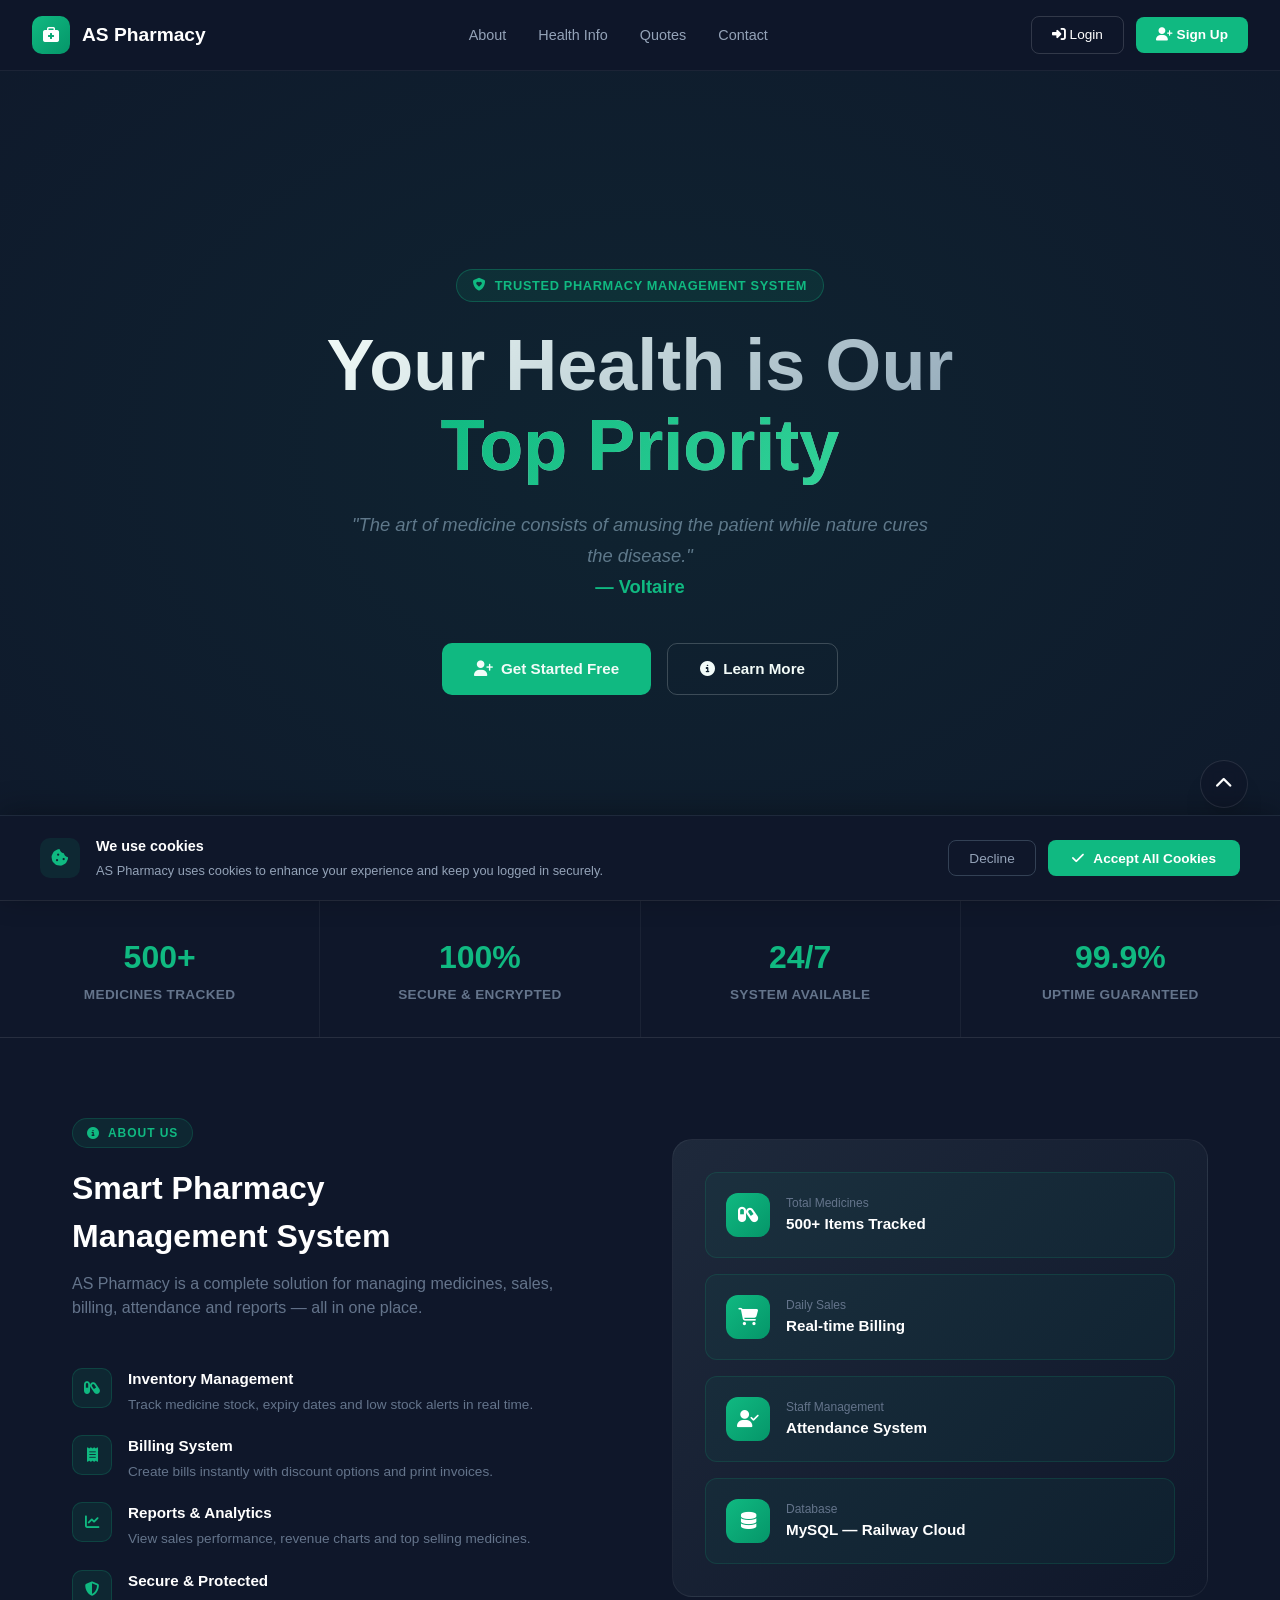
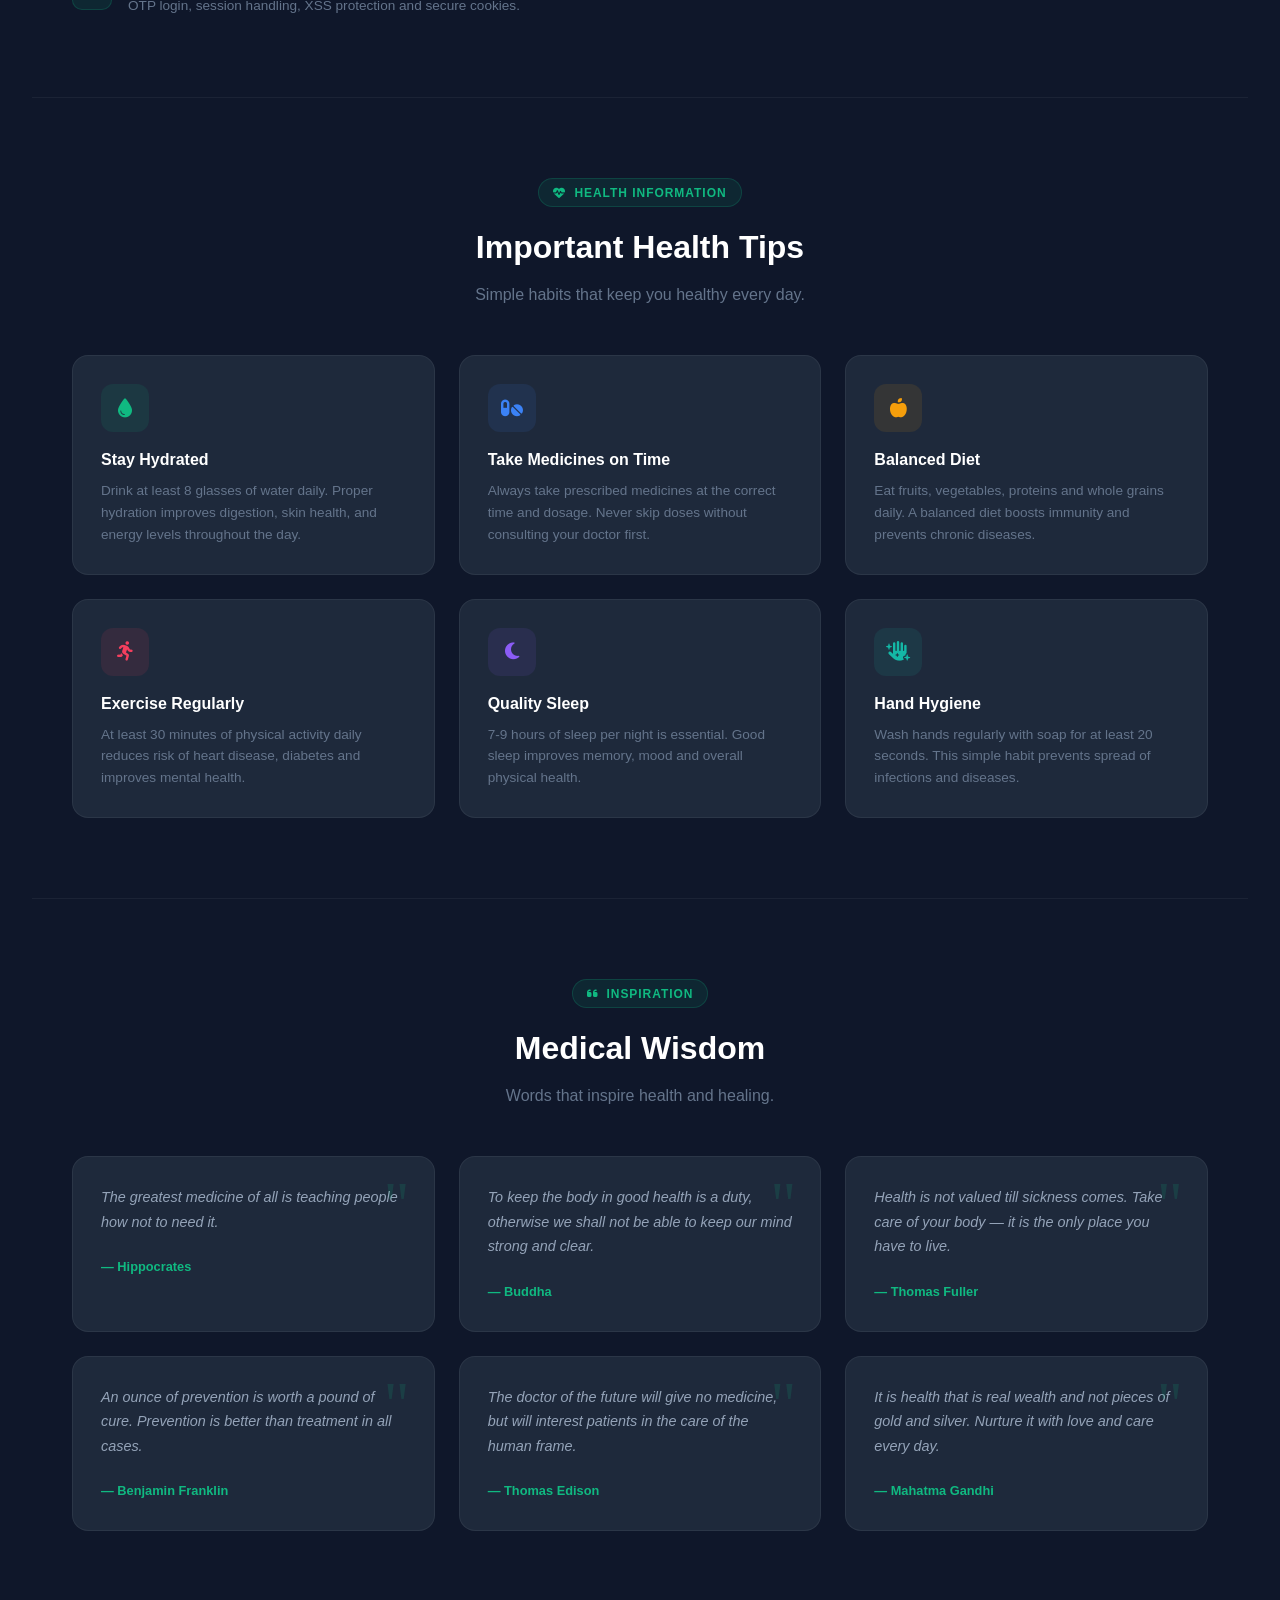
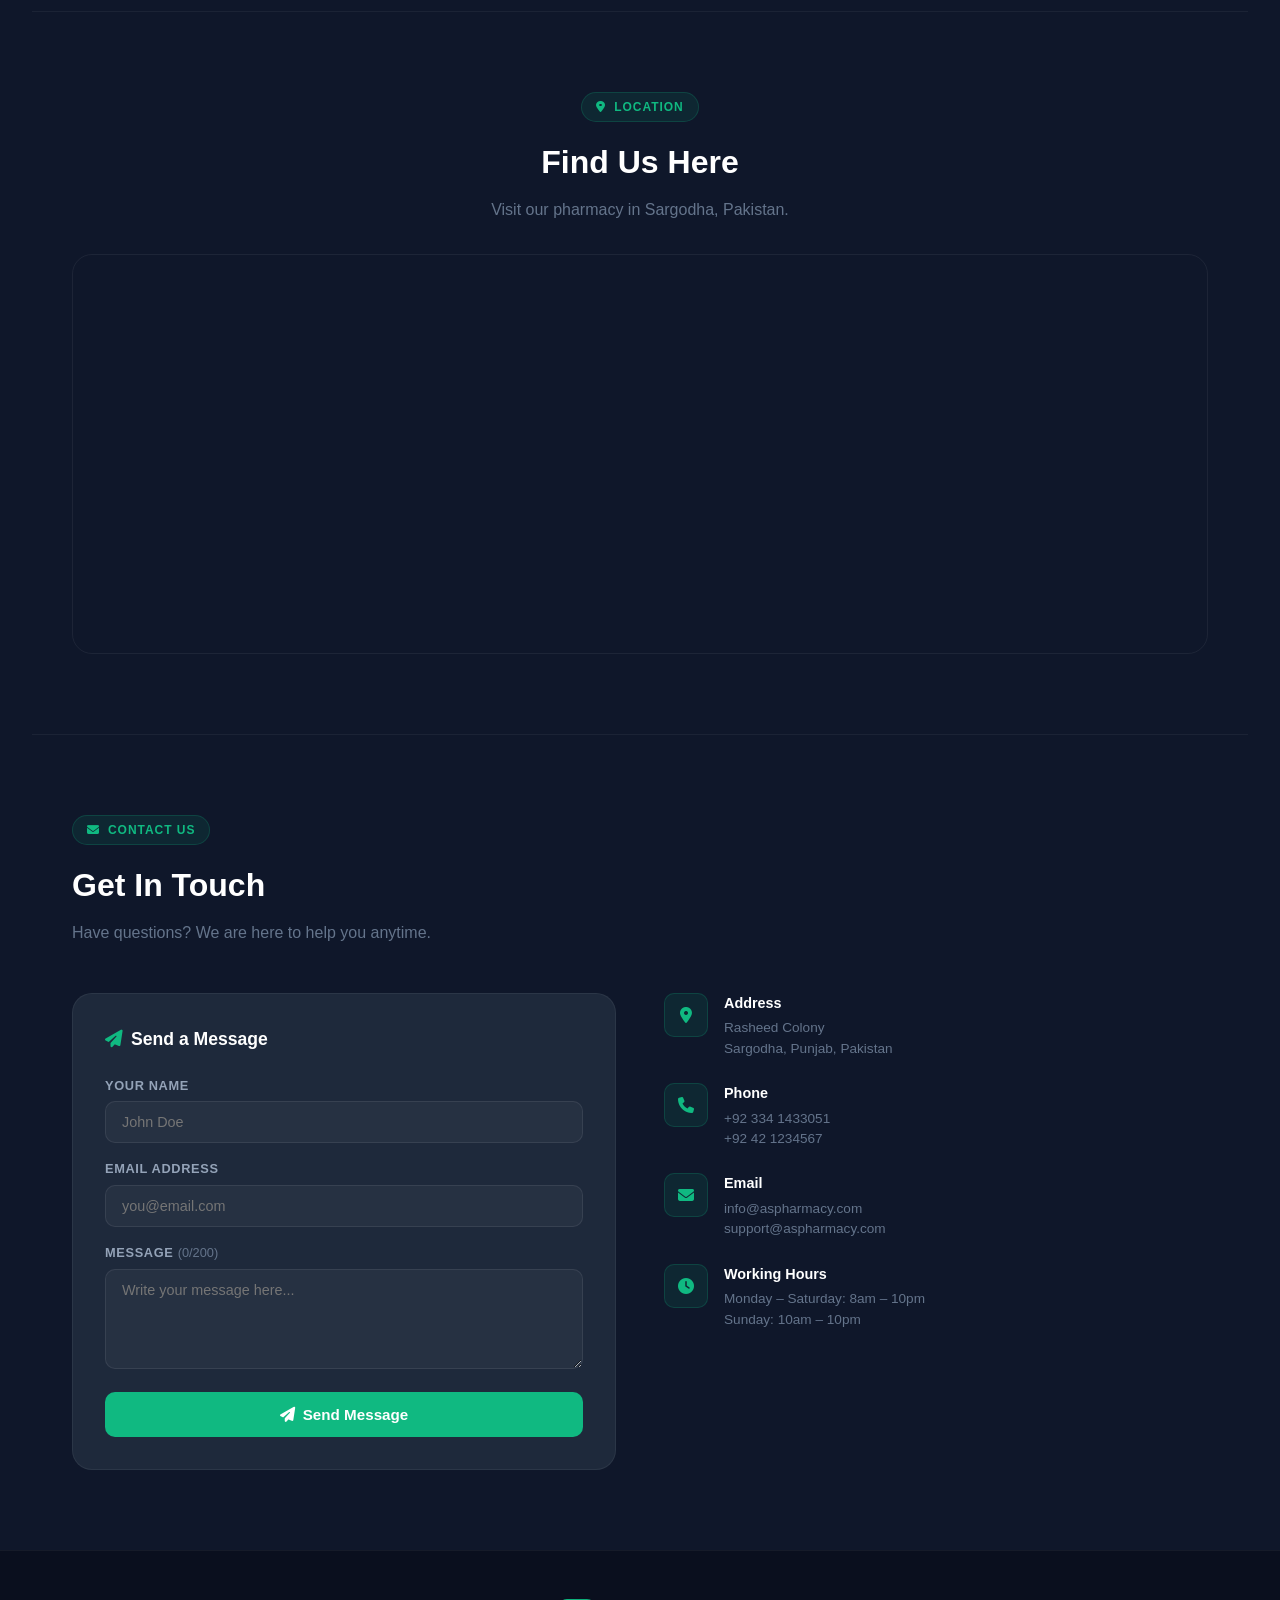
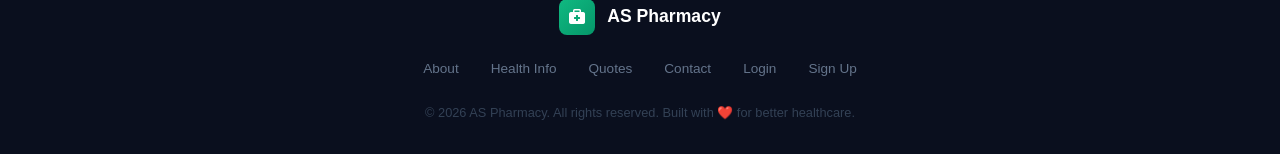
<file: index.html>
<!DOCTYPE html>
<html lang="en">
<head>
    <meta charset="UTF-8">
    <meta name="viewport" content="width=device-width, initial-scale=1.0">
    <title>AS Pharmacy - Your Health, Our Priority</title>
    <link rel="stylesheet" href="https://cdnjs.cloudflare.com/ajax/libs/font-awesome/6.5.1/css/all.min.css">
    <link rel="stylesheet" href="assets/css/style.css">
    <style>
        * { margin: 0; padding: 0; box-sizing: border-box; }

        body {
            font-family: 'Inter', -apple-system, BlinkMacSystemFont, sans-serif;
            background: #0f172a;
            color: #e2e8f0;
            overflow-x: hidden;
        }

        /* ── NAVBAR ── */
        .navbar {
            position: fixed;
            top: 0; left: 0; right: 0;
            z-index: 999;
            background: rgba(15, 23, 42, 0.95);
            backdrop-filter: blur(12px);
            border-bottom: 1px solid rgba(255,255,255,0.06);
            padding: 1rem 2rem;
            display: flex;
            align-items: center;
            justify-content: space-between;
        }

        .nav-logo {
            display: flex;
            align-items: center;
            gap: 0.75rem;
            text-decoration: none;
        }

        .nav-logo-icon {
            width: 38px; height: 38px;
            background: linear-gradient(135deg, #10b981, #059669);
            border-radius: 10px;
            display: flex; align-items: center; justify-content: center;
            color: white; font-size: 1rem;
        }

        .nav-logo-text {
            font-size: 1.2rem;
            font-weight: 700;
            color: white;
        }

        .nav-links {
            display: flex;
            align-items: center;
            gap: 2rem;
            list-style: none;
        }

        .nav-links a {
            color: #94a3b8;
            text-decoration: none;
            font-size: 0.9rem;
            font-weight: 500;
            transition: color 0.2s;
        }

        .nav-links a:hover { color: #10b981; }

        .nav-btns {
            display: flex;
            gap: 0.75rem;
            align-items: center;
        }

        .btn-nav-login {
            padding: 0.5rem 1.25rem;
            border: 1px solid rgba(255,255,255,0.15);
            background: transparent;
            color: white;
            border-radius: 8px;
            cursor: pointer;
            font-size: 0.85rem;
            font-weight: 500;
            text-decoration: none;
            transition: all 0.2s;
        }

        .btn-nav-login:hover {
            border-color: #10b981;
            color: #10b981;
        }

        .btn-nav-signup {
            padding: 0.5rem 1.25rem;
            border: none;
            background: #10b981;
            color: white;
            border-radius: 8px;
            cursor: pointer;
            font-size: 0.85rem;
            font-weight: 600;
            text-decoration: none;
            transition: all 0.2s;
        }

        .btn-nav-signup:hover { background: #059669; }

        /* ── HERO ── */
        .hero {
            min-height: 100vh;
            display: flex;
            align-items: center;
            justify-content: center;
            text-align: center;
            padding: 8rem 2rem 4rem;
            position: relative;
            overflow: hidden;
        }

        .hero::before {
            content: '';
            position: absolute;
            top: -50%; left: -50%;
            width: 200%; height: 200%;
            background: radial-gradient(ellipse at center, rgba(16,185,129,0.08) 0%, transparent 60%);
            pointer-events: none;
        }

        .hero-badge {
            display: inline-flex;
            align-items: center;
            gap: 0.5rem;
            background: rgba(16,185,129,0.1);
            border: 1px solid rgba(16,185,129,0.3);
            color: #10b981;
            padding: 0.4rem 1rem;
            border-radius: 50px;
            font-size: 0.8rem;
            font-weight: 600;
            margin-bottom: 1.5rem;
            letter-spacing: 0.05em;
            text-transform: uppercase;
        }

        .hero h1 {
            font-size: clamp(2.5rem, 6vw, 4.5rem);
            font-weight: 800;
            line-height: 1.1;
            margin-bottom: 1.5rem;
            background: linear-gradient(135deg, #ffffff 0%, #94a3b8 100%);
            -webkit-background-clip: text;
            -webkit-text-fill-color: transparent;
            background-clip: text;
        }

        .hero h1 span {
            background: linear-gradient(135deg, #10b981, #34d399);
            -webkit-background-clip: text;
            -webkit-text-fill-color: transparent;
            background-clip: text;
        }

        .hero-quote {
            font-size: 1.15rem;
            color: #64748b;
            max-width: 600px;
            margin: 0 auto 2.5rem;
            line-height: 1.7;
            font-style: italic;
        }

        .hero-quote strong {
            color: #10b981;
            font-style: normal;
        }

        .hero-btns {
            display: flex;
            gap: 1rem;
            justify-content: center;
            flex-wrap: wrap;
        }

        .btn-hero-primary {
            padding: 0.875rem 2rem;
            background: #10b981;
            color: white;
            border: none;
            border-radius: 10px;
            font-size: 0.95rem;
            font-weight: 600;
            cursor: pointer;
            text-decoration: none;
            display: inline-flex;
            align-items: center;
            gap: 0.5rem;
            transition: all 0.2s;
        }

        .btn-hero-primary:hover {
            background: #059669;
            transform: translateY(-2px);
            box-shadow: 0 8px 25px rgba(16,185,129,0.3);
        }

        .btn-hero-outline {
            padding: 0.875rem 2rem;
            background: transparent;
            color: white;
            border: 1px solid rgba(255,255,255,0.2);
            border-radius: 10px;
            font-size: 0.95rem;
            font-weight: 600;
            cursor: pointer;
            text-decoration: none;
            display: inline-flex;
            align-items: center;
            gap: 0.5rem;
            transition: all 0.2s;
        }

        .btn-hero-outline:hover {
            border-color: #10b981;
            color: #10b981;
            transform: translateY(-2px);
        }

        /* ── STATS ── */
        .stats {
            display: grid;
            grid-template-columns: repeat(4, 1fr);
            gap: 1px;
            background: rgba(255,255,255,0.05);
            border-top: 1px solid rgba(255,255,255,0.05);
            border-bottom: 1px solid rgba(255,255,255,0.05);
        }

        .stat-item {
            padding: 2rem;
            text-align: center;
            background: #0f172a;
        }

        .stat-number {
            font-size: 2rem;
            font-weight: 800;
            color: #10b981;
            display: block;
        }

        .stat-label {
            font-size: 0.85rem;
            color: #64748b;
            margin-top: 0.25rem;
        }

        /* ── SECTIONS ── */
        section {
            padding: 5rem 2rem;
            max-width: 1200px;
            margin: 0 auto;
        }

        .section-badge {
            display: inline-flex;
            align-items: center;
            gap: 0.5rem;
            background: rgba(16,185,129,0.1);
            border: 1px solid rgba(16,185,129,0.2);
            color: #10b981;
            padding: 0.3rem 0.875rem;
            border-radius: 50px;
            font-size: 0.75rem;
            font-weight: 600;
            text-transform: uppercase;
            letter-spacing: 0.08em;
            margin-bottom: 1rem;
        }

        .section-title {
            font-size: 2rem;
            font-weight: 800;
            color: white;
            margin-bottom: 0.75rem;
        }

        .section-sub {
            color: #64748b;
            font-size: 1rem;
            margin-bottom: 3rem;
            max-width: 500px;
        }

        /* ── ABOUT ── */
        .about-grid {
            display: grid;
            grid-template-columns: 1fr 1fr;
            gap: 4rem;
            align-items: center;
        }

        .about-features {
            display: flex;
            flex-direction: column;
            gap: 1.25rem;
            margin-top: 2rem;
        }

        .about-feature {
            display: flex;
            gap: 1rem;
            align-items: flex-start;
        }

        .about-feature-icon {
            width: 40px; height: 40px;
            background: rgba(16,185,129,0.1);
            border: 1px solid rgba(16,185,129,0.2);
            border-radius: 10px;
            display: flex;
            align-items: center;
            justify-content: center;
            color: #10b981;
            flex-shrink: 0;
            font-size: 0.9rem;
        }

        .about-feature-text h4 {
            font-size: 0.95rem;
            font-weight: 600;
            color: white;
            margin-bottom: 0.25rem;
        }

        .about-feature-text p {
            font-size: 0.85rem;
            color: #64748b;
            line-height: 1.5;
        }

        .about-visual {
            background: linear-gradient(135deg, #1e293b 0%, #0f172a 100%);
            border: 1px solid rgba(255,255,255,0.06);
            border-radius: 20px;
            padding: 2rem;
            display: flex;
            flex-direction: column;
            gap: 1rem;
        }

        .about-card {
            background: rgba(16,185,129,0.05);
            border: 1px solid rgba(16,185,129,0.15);
            border-radius: 12px;
            padding: 1.25rem;
            display: flex;
            align-items: center;
            gap: 1rem;
        }

        .about-card-icon {
            width: 44px; height: 44px;
            background: linear-gradient(135deg, #10b981, #059669);
            border-radius: 12px;
            display: flex;
            align-items: center;
            justify-content: center;
            color: white;
            font-size: 1.1rem;
            flex-shrink: 0;
        }

        .about-card-info span {
            font-size: 0.75rem;
            color: #64748b;
            display: block;
        }

        .about-card-info strong {
            font-size: 0.95rem;
            color: white;
        }

        /* ── QUOTES ── */
        .quotes-grid {
            display: grid;
            grid-template-columns: repeat(3, 1fr);
            gap: 1.5rem;
        }

        .quote-card {
            background: #1e293b;
            border: 1px solid rgba(255,255,255,0.06);
            border-radius: 16px;
            padding: 1.75rem;
            position: relative;
            transition: transform 0.2s, border-color 0.2s;
        }

        .quote-card:hover {
            transform: translateY(-4px);
            border-color: rgba(16,185,129,0.3);
        }

        .quote-card::before {
            content: '"';
            position: absolute;
            top: 1rem; right: 1.5rem;
            font-size: 4rem;
            color: rgba(16,185,129,0.15);
            font-family: Georgia, serif;
            line-height: 1;
        }

        .quote-text {
            font-size: 0.9rem;
            color: #94a3b8;
            line-height: 1.7;
            margin-bottom: 1.25rem;
            font-style: italic;
        }

        .quote-author {
            font-size: 0.8rem;
            color: #10b981;
            font-weight: 600;
        }

        /* ── INFO CARDS ── */
        .info-grid {
            display: grid;
            grid-template-columns: repeat(3, 1fr);
            gap: 1.5rem;
        }

        .info-card {
            background: #1e293b;
            border: 1px solid rgba(255,255,255,0.06);
            border-radius: 16px;
            padding: 1.75rem;
            transition: transform 0.2s, border-color 0.2s;
        }

        .info-card:hover {
            transform: translateY(-4px);
            border-color: rgba(16,185,129,0.3);
        }

        .info-card-icon {
            width: 48px; height: 48px;
            border-radius: 12px;
            display: flex;
            align-items: center;
            justify-content: center;
            font-size: 1.2rem;
            margin-bottom: 1rem;
        }

        .info-card h3 {
            font-size: 1rem;
            font-weight: 700;
            color: white;
            margin-bottom: 0.5rem;
        }

        .info-card p {
            font-size: 0.85rem;
            color: #64748b;
            line-height: 1.6;
        }

        /* ── MAP ── */
        .map-wrapper {
            border-radius: 20px;
            overflow: hidden;
            border: 1px solid rgba(255,255,255,0.06);
            height: 400px;
        }

        .map-wrapper iframe {
            width: 100%;
            height: 100%;
            border: none;
            filter: invert(90%) hue-rotate(180deg);
        }

        /* ── CONTACT ── */
        .contact-grid {
            display: grid;
            grid-template-columns: 1fr 1fr;
            gap: 3rem;
            align-items: start;
        }

        .contact-info {
            display: flex;
            flex-direction: column;
            gap: 1.5rem;
        }

        .contact-item {
            display: flex;
            gap: 1rem;
            align-items: flex-start;
        }

        .contact-item-icon {
            width: 44px; height: 44px;
            background: rgba(16,185,129,0.1);
            border: 1px solid rgba(16,185,129,0.2);
            border-radius: 10px;
            display: flex;
            align-items: center;
            justify-content: center;
            color: #10b981;
            flex-shrink: 0;
        }

        .contact-item-text h4 {
            font-size: 0.9rem;
            font-weight: 600;
            color: white;
            margin-bottom: 0.25rem;
        }

        .contact-item-text p {
            font-size: 0.85rem;
            color: #64748b;
        }

        .contact-form {
            background: #1e293b;
            border: 1px solid rgba(255,255,255,0.06);
            border-radius: 20px;
            padding: 2rem;
        }

        .contact-form h3 {
            font-size: 1.1rem;
            font-weight: 700;
            color: white;
            margin-bottom: 1.5rem;
        }

        .form-field {
            margin-bottom: 1rem;
        }

        .form-field label {
            display: block;
            font-size: 0.8rem;
            font-weight: 600;
            color: #94a3b8;
            margin-bottom: 0.4rem;
            text-transform: uppercase;
            letter-spacing: 0.05em;
        }

        .form-field input,
        .form-field textarea {
            width: 100%;
            padding: 0.75rem 1rem;
            background: rgba(255,255,255,0.04);
            border: 1px solid rgba(255,255,255,0.08);
            border-radius: 10px;
            color: white;
            font-size: 0.9rem;
            outline: none;
            transition: border-color 0.2s;
            font-family: inherit;
        }

        .form-field input:focus,
        .form-field textarea:focus {
            border-color: #10b981;
        }

        .form-field textarea {
            resize: vertical;
            min-height: 100px;
        }

        .btn-contact {
            width: 100%;
            padding: 0.875rem;
            background: #10b981;
            color: white;
            border: none;
            border-radius: 10px;
            font-size: 0.95rem;
            font-weight: 600;
            cursor: pointer;
            margin-top: 0.5rem;
            transition: background 0.2s;
            display: flex;
            align-items: center;
            justify-content: center;
            gap: 0.5rem;
        }

        .btn-contact:hover { background: #059669; }

        /* ── FOOTER ── */
        footer {
            background: #0a0f1e;
            border-top: 1px solid rgba(255,255,255,0.05);
            padding: 3rem 2rem 2rem;
            text-align: center;
        }

        .footer-logo {
            display: flex;
            align-items: center;
            justify-content: center;
            gap: 0.75rem;
            margin-bottom: 1rem;
        }

        .footer-logo-icon {
            width: 36px; height: 36px;
            background: linear-gradient(135deg, #10b981, #059669);
            border-radius: 8px;
            display: flex;
            align-items: center;
            justify-content: center;
            color: white;
        }

        .footer-logo-text {
            font-size: 1.1rem;
            font-weight: 700;
            color: white;
        }

        .footer-links {
            display: flex;
            justify-content: center;
            gap: 2rem;
            margin: 1.5rem 0;
            flex-wrap: wrap;
        }

        .footer-links a {
            color: #64748b;
            text-decoration: none;
            font-size: 0.85rem;
            transition: color 0.2s;
        }

        .footer-links a:hover { color: #10b981; }

        .footer-copy {
            color: #334155;
            font-size: 0.8rem;
        }

        /* ── DIVIDER ── */
        .section-divider {
            height: 1px;
            background: rgba(255,255,255,0.05);
            margin: 0 2rem;
        }

        /* ── SCROLL ANIMATION ── */
        .fade-in {
            opacity: 0;
            transform: translateY(30px);
            transition: opacity 0.6s ease, transform 0.6s ease;
        }

        .fade-in.visible {
            opacity: 1;
            transform: translateY(0);
        }

        @media (max-width: 768px) {
            .stats { grid-template-columns: repeat(2, 1fr); }
            .about-grid, .contact-grid { grid-template-columns: 1fr; }
            .quotes-grid, .info-grid { grid-template-columns: 1fr; }
            .nav-links { display: none; }
        }
    </style>
</head>
<body>

    <!-- NAVBAR -->
    <nav class="navbar">
        <a href="#" class="nav-logo">
            <div class="nav-logo-icon"><i class="fa-solid fa-briefcase-medical"></i></div>
            <span class="nav-logo-text">AS Pharmacy</span>
        </a>
        <ul class="nav-links">
            <li><a href="#about">About</a></li>
            <li><a href="#info">Health Info</a></li>
            <li><a href="#quotes">Quotes</a></li>
            <li><a href="#contact">Contact</a></li>
        </ul>
        <div class="nav-btns">
            <a href="login.html" class="btn-nav-login"><i class="fa-solid fa-right-to-bracket"></i> Login</a>
            <a href="signup.html" class="btn-nav-signup"><i class="fa-solid fa-user-plus"></i> Sign Up</a>
        </div>
    </nav>

    <!-- HERO -->
    <div class="hero">
        <div>
            <div class="hero-badge">
                <i class="fa-solid fa-shield-heart"></i>
                Trusted Pharmacy Management System
            </div>
            <h1>Your Health is Our<br><span>Top Priority</span></h1>
            <p class="hero-quote">
                "The art of medicine consists of amusing the patient while nature cures the disease."<br>
                <strong>— Voltaire</strong>
            </p>
            <div class="hero-btns">
                <a href="signup.html" class="btn-hero-primary">
                    <i class="fa-solid fa-user-plus"></i> Get Started Free
                </a>
                <a href="#about" class="btn-hero-outline">
                    <i class="fa-solid fa-circle-info"></i> Learn More
                </a>
            </div>
        </div>
    </div>

    <!-- STATS -->
    <div class="stats">
        <div class="stat-item">
            <span class="stat-number">500+</span>
            <span class="stat-label">Medicines Tracked</span>
        </div>
        <div class="stat-item">
            <span class="stat-number">100%</span>
            <span class="stat-label">Secure & Encrypted</span>
        </div>
        <div class="stat-item">
            <span class="stat-number">24/7</span>
            <span class="stat-label">System Available</span>
        </div>
        <div class="stat-item">
            <span class="stat-number">99.9%</span>
            <span class="stat-label">Uptime Guaranteed</span>
        </div>
    </div>

    <!-- ABOUT -->
    <section id="about" class="fade-in">
        <div class="about-grid">
            <div>
                <div class="section-badge"><i class="fa-solid fa-circle-info"></i> About Us</div>
                <h2 class="section-title">Smart Pharmacy<br>Management System</h2>
                <p class="section-sub">AS Pharmacy is a complete solution for managing medicines, sales, billing, attendance and reports — all in one place.</p>
                <div class="about-features">
                    <div class="about-feature">
                        <div class="about-feature-icon"><i class="fa-solid fa-capsules"></i></div>
                        <div class="about-feature-text">
                            <h4>Inventory Management</h4>
                            <p>Track medicine stock, expiry dates and low stock alerts in real time.</p>
                        </div>
                    </div>
                    <div class="about-feature">
                        <div class="about-feature-icon"><i class="fa-solid fa-receipt"></i></div>
                        <div class="about-feature-text">
                            <h4>Billing System</h4>
                            <p>Create bills instantly with discount options and print invoices.</p>
                        </div>
                    </div>
                    <div class="about-feature">
                        <div class="about-feature-icon"><i class="fa-solid fa-chart-line"></i></div>
                        <div class="about-feature-text">
                            <h4>Reports & Analytics</h4>
                            <p>View sales performance, revenue charts and top selling medicines.</p>
                        </div>
                    </div>
                    <div class="about-feature">
                        <div class="about-feature-icon"><i class="fa-solid fa-shield-halved"></i></div>
                        <div class="about-feature-text">
                            <h4>Secure & Protected</h4>
                            <p>OTP login, session handling, XSS protection and secure cookies.</p>
                        </div>
                    </div>
                </div>
            </div>
            <div class="about-visual">
                <div class="about-card">
                    <div class="about-card-icon"><i class="fa-solid fa-capsules"></i></div>
                    <div class="about-card-info">
                        <span>Total Medicines</span>
                        <strong>500+ Items Tracked</strong>
                    </div>
                </div>
                <div class="about-card">
                    <div class="about-card-icon"><i class="fa-solid fa-cart-shopping"></i></div>
                    <div class="about-card-info">
                        <span>Daily Sales</span>
                        <strong>Real-time Billing</strong>
                    </div>
                </div>
                <div class="about-card">
                    <div class="about-card-icon"><i class="fa-solid fa-user-check"></i></div>
                    <div class="about-card-info">
                        <span>Staff Management</span>
                        <strong>Attendance System</strong>
                    </div>
                </div>
                <div class="about-card">
                    <div class="about-card-icon"><i class="fa-solid fa-database"></i></div>
                    <div class="about-card-info">
                        <span>Database</span>
                        <strong>MySQL — Railway Cloud</strong>
                    </div>
                </div>
            </div>
        </div>
    </section>

    <div class="section-divider"></div>

    <!-- HEALTH INFO -->
    <section id="info" class="fade-in">
        <div style="text-align:center;margin-bottom:3rem;">
            <div class="section-badge"><i class="fa-solid fa-heart-pulse"></i> Health Information</div>
            <h2 class="section-title">Important Health Tips</h2>
            <p class="section-sub" style="margin:0 auto;">Simple habits that keep you healthy every day.</p>
        </div>
        <div class="info-grid">
            <div class="info-card">
                <div class="info-card-icon" style="background:rgba(16,185,129,0.1);color:#10b981;">
                    <i class="fa-solid fa-droplet"></i>
                </div>
                <h3>Stay Hydrated</h3>
                <p>Drink at least 8 glasses of water daily. Proper hydration improves digestion, skin health, and energy levels throughout the day.</p>
            </div>
            <div class="info-card">
                <div class="info-card-icon" style="background:rgba(59,130,246,0.1);color:#3b82f6;">
                    <i class="fa-solid fa-pills"></i>
                </div>
                <h3>Take Medicines on Time</h3>
                <p>Always take prescribed medicines at the correct time and dosage. Never skip doses without consulting your doctor first.</p>
            </div>
            <div class="info-card">
                <div class="info-card-icon" style="background:rgba(245,158,11,0.1);color:#f59e0b;">
                    <i class="fa-solid fa-apple-whole"></i>
                </div>
                <h3>Balanced Diet</h3>
                <p>Eat fruits, vegetables, proteins and whole grains daily. A balanced diet boosts immunity and prevents chronic diseases.</p>
            </div>
            <div class="info-card">
                <div class="info-card-icon" style="background:rgba(244,63,94,0.1);color:#f43f5e;">
                    <i class="fa-solid fa-person-running"></i>
                </div>
                <h3>Exercise Regularly</h3>
                <p>At least 30 minutes of physical activity daily reduces risk of heart disease, diabetes and improves mental health.</p>
            </div>
            <div class="info-card">
                <div class="info-card-icon" style="background:rgba(139,92,246,0.1);color:#8b5cf6;">
                    <i class="fa-solid fa-moon"></i>
                </div>
                <h3>Quality Sleep</h3>
                <p>7-9 hours of sleep per night is essential. Good sleep improves memory, mood and overall physical health.</p>
            </div>
            <div class="info-card">
                <div class="info-card-icon" style="background:rgba(20,184,166,0.1);color:#14b8a6;">
                    <i class="fa-solid fa-hand-sparkles"></i>
                </div>
                <h3>Hand Hygiene</h3>
                <p>Wash hands regularly with soap for at least 20 seconds. This simple habit prevents spread of infections and diseases.</p>
            </div>
        </div>
    </section>

    <div class="section-divider"></div>

    <!-- QUOTES -->
    <section id="quotes" class="fade-in">
        <div style="text-align:center;margin-bottom:3rem;">
            <div class="section-badge"><i class="fa-solid fa-quote-left"></i> Inspiration</div>
            <h2 class="section-title">Medical Wisdom</h2>
            <p class="section-sub" style="margin:0 auto;">Words that inspire health and healing.</p>
        </div>
        <div class="quotes-grid">
            <div class="quote-card">
                <p class="quote-text">The greatest medicine of all is teaching people how not to need it.</p>
                <span class="quote-author">— Hippocrates</span>
            </div>
            <div class="quote-card">
                <p class="quote-text">To keep the body in good health is a duty, otherwise we shall not be able to keep our mind strong and clear.</p>
                <span class="quote-author">— Buddha</span>
            </div>
            <div class="quote-card">
                <p class="quote-text">Health is not valued till sickness comes. Take care of your body — it is the only place you have to live.</p>
                <span class="quote-author">— Thomas Fuller</span>
            </div>
            <div class="quote-card">
                <p class="quote-text">An ounce of prevention is worth a pound of cure. Prevention is better than treatment in all cases.</p>
                <span class="quote-author">— Benjamin Franklin</span>
            </div>
            <div class="quote-card">
                <p class="quote-text">The doctor of the future will give no medicine, but will interest patients in the care of the human frame.</p>
                <span class="quote-author">— Thomas Edison</span>
            </div>
            <div class="quote-card">
                <p class="quote-text">It is health that is real wealth and not pieces of gold and silver. Nurture it with love and care every day.</p>
                <span class="quote-author">— Mahatma Gandhi</span>
            </div>
        </div>
    </section>

    <div class="section-divider"></div>

    <!-- MAP -->
    <section id="map" class="fade-in">
        <div style="text-align:center;margin-bottom:2rem;">
            <div class="section-badge"><i class="fa-solid fa-location-dot"></i> Location</div>
            <h2 class="section-title">Find Us Here</h2>
            <p class="section-sub" style="margin:0 auto;">Visit our pharmacy in Sargodha, Pakistan.</p>
        </div>
        <div class="map-wrapper">
            <iframe
                src="https://www.google.com/maps/embed?pb=!1m18!1m12!1m3!1d109418.78039927396!2d72.6!3d32.0836!2m3!1f0!2f0!3f0!3m2!1i1024!2i768!4f13.1!3m3!1m2!1s0x3922a849a12b1f77%3A0x3af9634f8e7c8d5!2sSargodha%2C%20Punjab%2C%20Pakistan!5e0!3m2!1sen!2s!4v1699000000000!5m2!1sen!2s"
                allowfullscreen=""
                loading="lazy">
            </iframe>
        </div>
    </section>

    <div class="section-divider"></div>

    <!-- CONTACT -->
    <section id="contact" class="fade-in">
        <div style="margin-bottom:2rem;">
            <div class="section-badge"><i class="fa-solid fa-envelope"></i> Contact Us</div>
            <h2 class="section-title">Get In Touch</h2>
            <p class="section-sub">Have questions? We are here to help you anytime.</p>
        </div>
        <div class="contact-grid" style="align-items:flex-start;">
            <div class="contact-form">
                <h3><i class="fa-solid fa-paper-plane" style="color:#10b981;margin-right:0.5rem;"></i>Send a Message</h3>
                <div class="form-field">
                    <label>Your Name</label>
                    <input type="text" id="cName" placeholder="John Doe">
                </div>
                <div class="form-field">
                    <label>Email Address</label>
                    <input type="email" id="cEmail" placeholder="you@email.com">
                </div>
                <div class="form-field">
                    <label>Message <span id="charCount" style="color:#64748b;font-weight:400;text-transform:none;letter-spacing:0;">(0/200)</span></label>
                    <textarea id="cMessage" placeholder="Write your message here..." maxlength="200" oninput="updateCharCount()" style="min-height:100px;"></textarea>
                </div>
                <button class="btn-contact" onclick="sendMessage()">
                    <i class="fa-solid fa-paper-plane"></i> Send Message
                </button>
                <div id="msgFeedback" style="margin-top:0.75rem;font-size:0.85rem;display:none;text-align:center;padding:0.75rem;border-radius:8px;"></div>
            </div>
            <div class="contact-info">
                <div class="contact-item">
                    <div class="contact-item-icon"><i class="fa-solid fa-location-dot"></i></div>
                    <div class="contact-item-text">
                        <h4>Address</h4>
                        <p>Rasheed Colony<br>Sargodha, Punjab, Pakistan</p>
                    </div>
                </div>
                <div class="contact-item">
                    <div class="contact-item-icon"><i class="fa-solid fa-phone"></i></div>
                    <div class="contact-item-text">
                        <h4>Phone</h4>
                        <p>+92 334 1433051<br>+92 42 1234567</p>
                    </div>
                </div>
                <div class="contact-item">
                    <div class="contact-item-icon"><i class="fa-solid fa-envelope"></i></div>
                    <div class="contact-item-text">
                        <h4>Email</h4>
                        <p>info@aspharmacy.com<br>support@aspharmacy.com</p>
                    </div>
                </div>
                <div class="contact-item">
                    <div class="contact-item-icon"><i class="fa-solid fa-clock"></i></div>
                    <div class="contact-item-text">
                        <h4>Working Hours</h4>
                        <p>Monday – Saturday: 8am – 10pm<br>Sunday: 10am – 10pm</p>
                    </div>
                </div>
            </div>
        </div>
    </section>

    <!-- FOOTER -->
    <footer>
        <div class="footer-logo">
            <div class="footer-logo-icon"><i class="fa-solid fa-briefcase-medical"></i></div>
            <span class="footer-logo-text">AS Pharmacy</span>
        </div>
        <div class="footer-links">
            <a href="#about">About</a>
            <a href="#info">Health Info</a>
            <a href="#quotes">Quotes</a>
            <a href="#contact">Contact</a>
            <a href="login.html">Login</a>
            <a href="signup.html">Sign Up</a>
        </div>
        <p class="footer-copy">© 2026 AS Pharmacy. All rights reserved. Built with ❤️ for better healthcare.</p>
    </footer>

    <!-- Cookie Banner -->
    <div id="cookieBanner" style="display:none;position:fixed;bottom:0;left:0;right:0;z-index:9999;background:#0f172a;border-top:1px solid #1e293b;padding:1.25rem 2rem;box-shadow:0 -4px 30px rgba(0,0,0,0.3);">
        <div style="max-width:1200px;margin:0 auto;display:flex;align-items:center;justify-content:space-between;gap:2rem;flex-wrap:wrap;">
            <div style="display:flex;align-items:center;gap:1rem;flex:1;min-width:250px;">
                <div style="width:40px;height:40px;background:rgba(16,185,129,0.1);border-radius:10px;display:flex;align-items:center;justify-content:center;flex-shrink:0;">
                    <i class="fa-solid fa-cookie-bite" style="color:#10b981;font-size:1.1rem;"></i>
                </div>
                <div>
                    <p style="color:white;font-size:0.9rem;font-weight:600;margin:0 0 0.2rem;">We use cookies</p>
                    <p style="color:#94a3b8;font-size:0.8rem;margin:0;">AS Pharmacy uses cookies to enhance your experience and keep you logged in securely.</p>
                </div>
            </div>
            <div style="display:flex;gap:0.75rem;flex-shrink:0;">
                <button onclick="declineCookies()" style="padding:0.6rem 1.25rem;border:1px solid #334155;background:transparent;color:#94a3b8;border-radius:8px;cursor:pointer;font-size:0.85rem;">Decline</button>
                <button onclick="acceptCookies()" style="padding:0.6rem 1.5rem;border:none;background:#10b981;color:white;border-radius:8px;cursor:pointer;font-size:0.85rem;font-weight:600;">
                    <i class="fa-solid fa-check" style="margin-right:0.4rem;"></i> Accept All Cookies
                </button>
            </div>
        </div>
    </div>

    <script>
        // Scroll animations
        const observer = new IntersectionObserver((entries) => {
            entries.forEach(entry => {
                if (entry.isIntersecting) {
                    entry.target.classList.add('visible');
                }
            });
        }, { threshold: 0.1 });

        document.querySelectorAll('.fade-in').forEach(el => observer.observe(el));

        // Smooth scroll
        document.querySelectorAll('a[href^="#"]').forEach(a => {
            a.addEventListener('click', e => {
                e.preventDefault();
                const target = document.querySelector(a.getAttribute('href'));
                if (target) target.scrollIntoView({ behavior: 'smooth', block: 'start' });
            });
        });

        // Contact form with localStorage save
        const cName    = document.getElementById('cName');
        const cEmail   = document.getElementById('cEmail');
        const cMessage = document.getElementById('cMessage');

        // Load saved draft from localStorage
        if (localStorage.getItem('draft_name'))    cName.value    = localStorage.getItem('draft_name');
        if (localStorage.getItem('draft_email'))   cEmail.value   = localStorage.getItem('draft_email');
        if (localStorage.getItem('draft_message')) cMessage.value = localStorage.getItem('draft_message');
        updateCharCount();

        // Auto-save on input
        cName.addEventListener('input',    () => localStorage.setItem('draft_name',    cName.value));
        cEmail.addEventListener('input',   () => localStorage.setItem('draft_email',   cEmail.value));
        cMessage.addEventListener('input', () => localStorage.setItem('draft_message', cMessage.value));

        function updateCharCount() {
            const len = cMessage.value.length;
            const counter = document.getElementById('charCount');
            counter.innerText = '(' + len + '/200)';
            counter.style.color = len >= 180 ? '#f59e0b' : len >= 200 ? '#f43f5e' : '#64748b';
        }

        function sendMessage() {
            const name    = cName.value.trim();
            const email   = cEmail.value.trim();
            const message = cMessage.value.trim();
            const fb      = document.getElementById('msgFeedback');

            if (!name || !email || !message) {
                fb.style.display = 'block';
                fb.style.background = 'rgba(239,68,68,0.1)';
                fb.style.color = '#f87171';
                fb.innerText = 'Please fill all fields before sending.';
                return;
            }

            fb.style.display = 'block';
            fb.style.background = 'rgba(16,185,129,0.1)';
            fb.style.color = '#10b981';
            fb.innerText = 'Thank you! Your message has been sent successfully.';

            // Clear form and localStorage after successful send
            cName.value = ''; cEmail.value = ''; cMessage.value = '';
            localStorage.removeItem('draft_name');
            localStorage.removeItem('draft_email');
            localStorage.removeItem('draft_message');
            updateCharCount();
        }

        // Cookie Banner
        (function() {
            if (!localStorage.getItem('cookieConsent')) {
                setTimeout(() => { document.getElementById('cookieBanner').style.display = 'block'; }, 1500);
            }
        })();

        function acceptCookies() { localStorage.setItem('cookieConsent','accepted'); hideBanner(); }
        function declineCookies() { localStorage.setItem('cookieConsent','declined'); hideBanner(); }
        function hideBanner() {
            const b = document.getElementById('cookieBanner');
            b.style.transition = 'transform 0.3s ease, opacity 0.3s ease';
            b.style.transform = 'translateY(100%)';
            b.style.opacity = '0';
            setTimeout(() => b.style.display = 'none', 300);
        }
    </script>

    <script src="assets/js/storage.js"></script>
    <script src="assets/js/components.js"></script>
    <script>
        // Agar user already logged in hai to dashboard pe redirect karo
        (async () => {
            await Storage.init();
            const user = Storage.getCurrentUser();
            if (user && window.location.pathname.includes('index')) {
                window.location.replace(user.role === 'admin' ? 'admin.html' : 'dashboard.html');
            }
        })();
    </script>
</body>
</html>
</file>
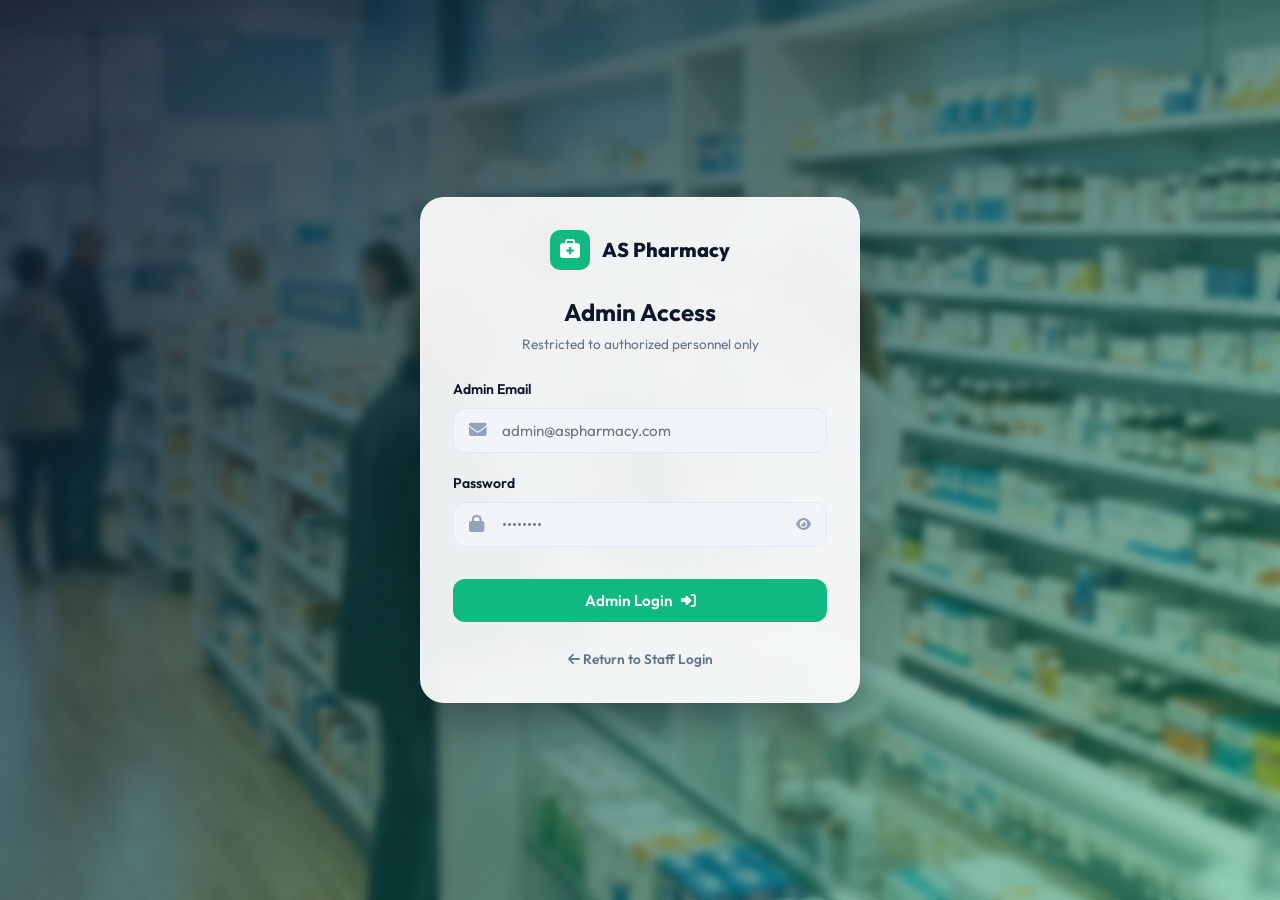
<file: admin-login.html>
<!DOCTYPE html>
<html lang="en">
<head>
    <meta charset="UTF-8">
    <meta name="viewport" content="width=device-width, initial-scale=1.0">
    <title>Admin Login - AS Pharmacy</title>
    <link rel="stylesheet" href="https://cdnjs.cloudflare.com/ajax/libs/font-awesome/6.5.1/css/all.min.css">
    <link rel="stylesheet" href="assets/css/style.css">
</head>
<body>
    <div class="auth-page">
        <div class="auth-card">
            <div class="auth-logo">
                <div class="auth-logo-icon"><i class="fa-solid fa-briefcase-medical"></i></div>
                <div class="auth-logo-text">AS Pharmacy</div>
            </div>
            <div class="auth-header">
                <h2 class="auth-title">Admin Access</h2>
                <p class="auth-subtitle">Restricted to authorized personnel only</p>
            </div>
            <form id="loginForm">
                <div id="loginError" style="color: var(--danger); font-size: 0.85rem; margin-bottom: 1rem; display: none; text-align: center;">
                    <i class="fa-solid fa-circle-exclamation"></i> <span></span>
                </div>
                <div class="form-group">
                    <label class="form-label">Admin Email</label>
                    <div class="input-wrapper">
                        <i class="fa-solid fa-envelope input-icon"></i>
                        <input type="email" id="email" class="form-control" placeholder="admin@aspharmacy.com" required>
                    </div>
                </div>
                <div class="form-group" style="margin-bottom: 2rem;">
                    <label class="form-label">Password</label>
                    <div class="input-wrapper">
                        <i class="fa-solid fa-lock input-icon"></i>
                        <input type="password" id="password" class="form-control" placeholder="••••••••" required>
                        <button type="button" class="input-toggle" onclick="togglePassword()">
                            <i class="fa-solid fa-eye" id="passwordIcon"></i>
                        </button>
                    </div>
                </div>
                <button type="submit" class="btn btn-primary" id="loginBtn">
                    <span>Admin Login</span>
                    <i class="fa-solid fa-right-to-bracket"></i>
                </button>
            </form>
            <div style="margin-top: 1.5rem; text-align: center;">
                <a href="login.html" class="auth-link" style="font-size: 0.85rem; color: var(--text-muted);">
                    <i class="fa-solid fa-arrow-left"></i> Return to Staff Login
                </a>
            </div>
        </div>
    </div>

    <script src="assets/js/storage.js"></script>
    <script src="assets/js/components.js"></script>
    <script>
        (async () => {
            await Storage.init();
            const user = Storage.getCurrentUser();
            if (user) window.location.href = user.role === 'admin' ? 'admin.html' : 'dashboard.html';
        })();

        document.getElementById('loginForm').addEventListener('submit', async (e) => {
            e.preventDefault();
            const btn = document.getElementById('loginBtn');
            btn.disabled = true;
            btn.innerHTML = '<i class="fa-solid fa-spinner fa-spin"></i> Verifying...';

            const result = await Storage.login(
                document.getElementById('email').value,
                document.getElementById('password').value
            );

            if (result.success) {
                if (result.user.role !== 'admin') {
                    await Storage.logout();
                    showError('Access denied. Administrator privileges required.');
                    btn.disabled = false;
                    btn.innerHTML = '<span>Admin Login</span><i class="fa-solid fa-right-to-bracket"></i>';
                } else {
                    window.location.href = 'admin.html';
                }
            } else {
                showError(result.message || 'Invalid credentials');
                btn.disabled = false;
                btn.innerHTML = '<span>Admin Login</span><i class="fa-solid fa-right-to-bracket"></i>';
            }
        });

        function showError(msg) {
            const err = document.getElementById('loginError');
            err.style.display = 'block';
            err.querySelector('span').innerText = msg;
        }

        function togglePassword() {
            const input = document.getElementById('password');
            const icon  = document.getElementById('passwordIcon');
            input.type  = input.type === 'password' ? 'text' : 'password';
            icon.className = input.type === 'password' ? 'fa-solid fa-eye' : 'fa-solid fa-eye-slash';
        }
    </script>
</body>
</html>
</file>
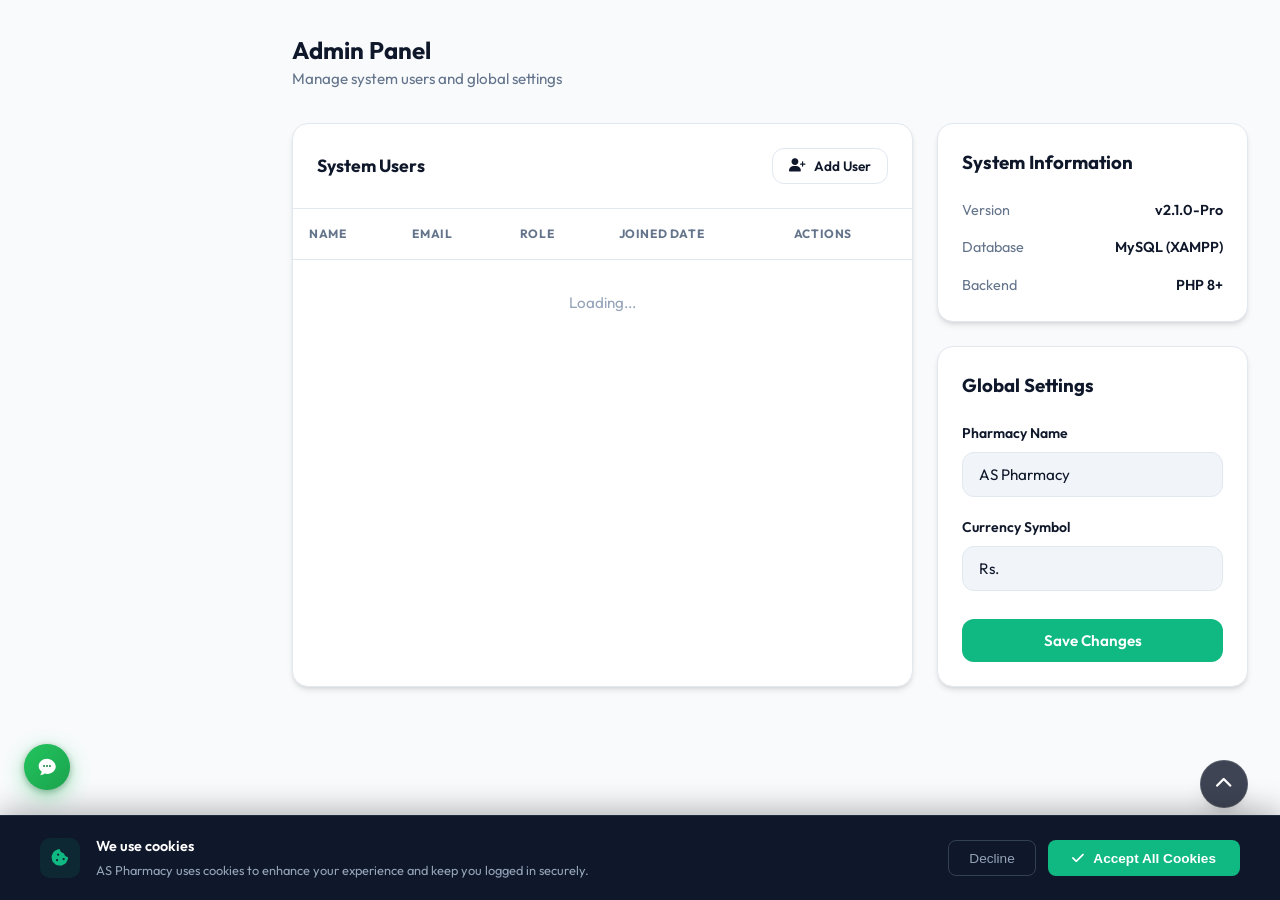
<file: admin.html>
<!DOCTYPE html>
<html lang="en">
<head>
    <meta charset="UTF-8">
    <meta name="viewport" content="width=device-width, initial-scale=1.0">
    <title>Admin Panel - AS Pharmacy</title>
    <link rel="stylesheet" href="https://cdnjs.cloudflare.com/ajax/libs/font-awesome/6.5.1/css/all.min.css">
    <link rel="stylesheet" href="assets/css/style.css">
</head>
<body>
    <div class="app-container">
        <div class="main-wrapper">
            <main class="content-area">
                <div style="display:flex;justify-content:space-between;align-items:center;margin-bottom:2rem;">
                    <div>
                        <h2 style="font-size:1.5rem;">Admin Panel</h2>
                        <p style="color:var(--text-muted);font-size:0.95rem;">Manage system users and global settings</p>
                    </div>
                </div>

                <div style="display:grid;grid-template-columns:2fr 1fr;gap:1.5rem;">
                    <!-- User Management -->
                    <div class="card" style="padding:0;overflow:hidden;">
                        <div style="padding:1.5rem;border-bottom:1px solid var(--border);display:flex;justify-content:space-between;align-items:center;">
                            <h3 style="font-size:1.1rem;">System Users</h3>
                            <button class="btn btn-outline" style="padding:0.5rem 1rem;font-size:0.85rem;" onclick="openUserModal()">
                                <i class="fa-solid fa-user-plus"></i> Add User
                            </button>
                        </div>
                        <div class="table-container">
                            <table>
                                <thead>
                                    <tr><th>Name</th><th>Email</th><th>Role</th><th>Joined Date</th><th>Actions</th></tr>
                                </thead>
                                <tbody id="usersTableBody">
                                    <tr><td colspan="5" style="text-align:center;padding:2rem;color:var(--text-light);">Loading...</td></tr>
                                </tbody>
                            </table>
                        </div>
                    </div>

                    <!-- System Info + Settings -->
                    <div style="display:flex;flex-direction:column;gap:1.5rem;">
                        <div class="card">
                            <h3 style="margin-bottom:1.5rem;">System Information</h3>
                            <div style="display:flex;flex-direction:column;gap:1rem;">
                                <div style="display:flex;justify-content:space-between;font-size:0.9rem;">
                                    <span style="color:var(--text-muted);">Version</span><span style="font-weight:600;">v2.1.0-Pro</span>
                                </div>
                                <div style="display:flex;justify-content:space-between;font-size:0.9rem;">
                                    <span style="color:var(--text-muted);">Database</span><span style="font-weight:600;">MySQL (XAMPP)</span>
                                </div>
                                <div style="display:flex;justify-content:space-between;font-size:0.9rem;">
                                    <span style="color:var(--text-muted);">Backend</span><span style="font-weight:600;">PHP 8+</span>
                                </div>
                            </div>
                        </div>

                        <div class="card">
                            <h3 style="margin-bottom:1.5rem;">Global Settings</h3>
                            <div class="form-group">
                                <label class="form-label">Pharmacy Name</label>
                                <input type="text" id="settingName" class="form-control" value="AS Pharmacy" style="padding-left:1rem;">
                            </div>
                            <div class="form-group">
                                <label class="form-label">Currency Symbol</label>
                                <input type="text" id="settingCurrency" class="form-control" value="Rs." style="padding-left:1rem;">
                            </div>
                            <button class="btn btn-primary" style="width:100%;margin-top:0.5rem;" onclick="saveSettings()">Save Changes</button>
                        </div>
                    </div>
                </div>
            </main>
        </div>
    </div>

    <!-- User Modal -->
    <div id="userModal" style="display:none;position:fixed;inset:0;background:rgba(0,0,0,0.5);z-index:200;align-items:center;justify-content:center;padding:2rem;">
        <div class="card" style="width:100%;max-width:450px;box-shadow:var(--shadow-lg);">
            <div style="display:flex;justify-content:space-between;align-items:center;margin-bottom:2rem;">
                <h3>Add New User</h3>
                <button onclick="closeUserModal()" style="background:none;border:none;cursor:pointer;color:var(--text-muted);"><i class="fa-solid fa-xmark fa-xl"></i></button>
            </div>
            <form id="userForm">
                <div class="form-group">
                    <label class="form-label">Full Name</label>
                    <input type="text" id="userName" class="form-control" style="padding-left:1rem;" required>
                </div>
                <div class="form-group">
                    <label class="form-label">Email Address</label>
                    <input type="email" id="userEmail" class="form-control" style="padding-left:1rem;" required>
                </div>
                <div class="form-group">
                    <label class="form-label">Role</label>
                    <select id="userRole" class="form-control" style="padding-left:1rem;">
                        <option value="staff">Staff</option>
                        <option value="admin">Admin</option>
                    </select>
                </div>
                <div class="form-group">
                    <label class="form-label">Password</label>
                    <input type="password" id="userPass" class="form-control" style="padding-left:1rem;" required>
                </div>
                <div style="display:flex;gap:1rem;margin-top:2rem;">
                    <button type="button" class="btn btn-outline" style="flex:1;" onclick="closeUserModal()">Cancel</button>
                    <button type="submit" class="btn btn-primary" style="flex:1;" id="userSaveBtn">Create User</button>
                </div>
            </form>
        </div>
    </div>

    <script src="assets/js/storage.js"></script>
    <script src="assets/js/components.js"></script>
    <script>
        let _users = [];

        document.addEventListener('DOMContentLoaded', async () => {
            await Storage.init();
            const user = Storage.getCurrentUser();
            if (!user) { window.location.href = 'admin-login.html'; return; }
            if (user.role !== 'admin') { window.location.href = 'dashboard.html'; return; }

            await Components.renderSidebar('admin');
            await Components.renderTopbar('Admin Panel');
            await renderUsers();
            await loadSettings();
        });

        async function renderUsers() {
            _users = await Storage.fetch(DB.USERS);
            const tbody = document.getElementById('usersTableBody');
            tbody.innerHTML = _users.map(u => `
                <tr>
                    <td>
                        <div style="display:flex;align-items:center;gap:0.75rem;">
                            <div class="user-avatar" style="width:32px;height:32px;font-size:0.75rem;">${u.name.charAt(0)}</div>
                            <strong>${u.name}</strong>
                        </div>
                    </td>
                    <td>${u.email}</td>
                    <td><span class="badge ${u.role === 'admin' ? 'badge-success' : 'badge-warning'}">${u.role.toUpperCase()}</span></td>
                    <td>${u.joined || '—'}</td>
                    <td>
                        <button class="action-btn" onclick="deleteUser(${u.id})" title="Remove User" style="color:var(--danger);">
                            <i class="fa-solid fa-user-minus"></i>
                        </button>
                    </td>
                </tr>`).join('');
        }

        async function loadSettings() {
            const s = await _api('settings.php');
            if (s.pharmacy_name) document.getElementById('settingName').value     = s.pharmacy_name;
            if (s.currency)      document.getElementById('settingCurrency').value = s.currency;
        }

        async function saveSettings() {
            await _api('settings.php', 'POST', {
                pharmacy_name: document.getElementById('settingName').value,
                currency:      document.getElementById('settingCurrency').value
            });
            alert('Settings saved!');
        }

        function openUserModal()  { document.getElementById('userModal').style.display = 'flex'; }
        function closeUserModal() { document.getElementById('userModal').style.display = 'none'; }

        document.getElementById('userForm').addEventListener('submit', async (e) => {
            e.preventDefault();
            const btn = document.getElementById('userSaveBtn');
            btn.disabled = true; btn.innerText = 'Creating...';

            await Storage.add(DB.USERS, {
                name:     document.getElementById('userName').value,
                email:    document.getElementById('userEmail').value,
                role:     document.getElementById('userRole').value,
                password: document.getElementById('userPass').value,
            });

            closeUserModal();
            await renderUsers();
            btn.disabled = false; btn.innerText = 'Create User';
            document.getElementById('userForm').reset();
        });

        async function deleteUser(id) {
            const current = Storage.getCurrentUser();
            if (id === current.id) { alert('You cannot delete your own account.'); return; }
            if (confirm('Remove this user? Their attendance history will also be deleted.')) {
                await Storage.delete(DB.USERS, id);
                await renderUsers();
            }
        }
    </script>
    <!-- COOKIES BANNER -->
<div id="cookieBanner" style="display:none;position:fixed;bottom:0;left:0;right:0;z-index:9999;background:#0f172a;border-top:1px solid #1e293b;padding:1.25rem 2rem;box-shadow:0 -4px 30px rgba(0,0,0,0.3);">
    <div style="max-width:1200px;margin:0 auto;display:flex;align-items:center;justify-content:space-between;gap:2rem;flex-wrap:wrap;">
        <div style="display:flex;align-items:center;gap:1rem;flex:1;min-width:250px;">
            <div style="width:40px;height:40px;background:rgba(16,185,129,0.1);border-radius:10px;display:flex;align-items:center;justify-content:center;flex-shrink:0;">
                <i class="fa-solid fa-cookie-bite" style="color:#10b981;font-size:1.1rem;"></i>
            </div>
            <div>
                <p style="color:white;font-size:0.9rem;font-weight:600;margin:0 0 0.2rem;">We use cookies</p>
                <p style="color:#94a3b8;font-size:0.8rem;margin:0;">AS Pharmacy uses cookies to enhance your experience and keep you logged in securely.</p>
            </div>
        </div>
        <div style="display:flex;gap:0.75rem;flex-shrink:0;">
            <button onclick="declineCookies()" style="padding:0.6rem 1.25rem;border:1px solid #334155;background:transparent;color:#94a3b8;border-radius:8px;cursor:pointer;font-size:0.85rem;font-weight:500;">Decline</button>
            <button onclick="acceptCookies()" style="padding:0.6rem 1.5rem;border:none;background:#10b981;color:white;border-radius:8px;cursor:pointer;font-size:0.85rem;font-weight:600;">
                <i class="fa-solid fa-check" style="margin-right:0.4rem;"></i> Accept All Cookies
            </button>
        </div>
    </div>
</div>
<script>
(function() {
    if (!localStorage.getItem('cookieConsent')) {
        setTimeout(() => { document.getElementById('cookieBanner').style.display = 'block'; }, 1000);
    }
})();
function acceptCookies() { localStorage.setItem('cookieConsent','accepted'); hideBanner(); }
function declineCookies() { localStorage.setItem('cookieConsent','declined'); hideBanner(); }
function hideBanner() {
    const b = document.getElementById('cookieBanner');
    b.style.transition = 'transform 0.3s ease, opacity 0.3s ease';
    b.style.transform = 'translateY(100%)';
    b.style.opacity = '0';
    setTimeout(() => b.style.display = 'none', 300);
}
</script>
<script src="assets/js/chatbot.js"></script>
</body>
</html>
</file>
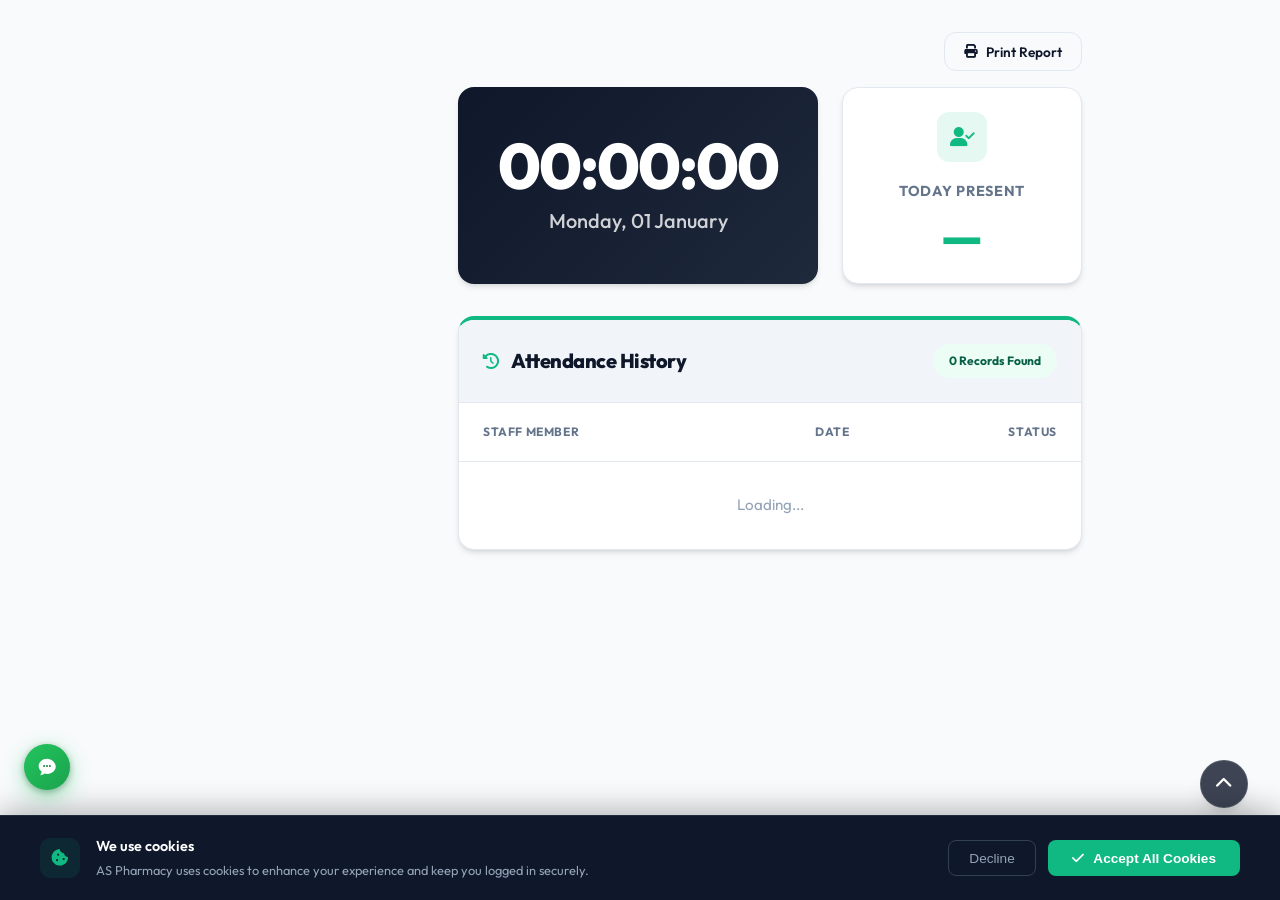
<file: attendance.html>
<!DOCTYPE html>
<html lang="en">
<head>
    <meta charset="UTF-8">
    <meta name="viewport" content="width=device-width, initial-scale=1.0">
    <title>Attendance - AS Pharmacy</title>
    <link rel="stylesheet" href="https://cdnjs.cloudflare.com/ajax/libs/font-awesome/6.5.1/css/all.min.css">
    <link rel="stylesheet" href="assets/css/style.css">
</head>
<body>
    <div class="app-container">
        <div class="main-wrapper">
            <main class="content-area" style="max-width: 1000px; margin: 0 auto;">
                <div style="display: flex; justify-content: flex-end; margin-bottom: 1rem;">
                    <button class="btn btn-outline" style="padding: 0.6rem 1.2rem; font-size: 0.85rem;" onclick="window.print()">
                        <i class="fa-solid fa-print"></i> Print Report
                    </button>
                </div>

                <!-- Time & Stats Row -->
                <div style="display: grid; grid-template-columns: 1.5fr 1fr; gap: 1.5rem; margin-bottom: 2rem;">
                    <div class="card" style="display:flex;flex-direction:column;justify-content:center;align-items:center;background:linear-gradient(135deg,var(--primary) 0%,#1e293b 100%);color:white;border:none;padding:2.5rem;">
                        <div id="liveTime" style="font-size:4rem;font-weight:800;letter-spacing:-2px;line-height:1;">00:00:00</div>
                        <div id="liveDate" style="font-size:1.25rem;opacity:0.8;font-weight:500;margin-top:0.5rem;">Monday, 01 January</div>
                    </div>
                    <div class="card" style="display:flex;flex-direction:column;justify-content:center;align-items:center;padding:1.5rem;">
                        <div style="text-align:center;">
                            <div style="width:50px;height:50px;background:rgba(16,185,129,0.1);color:#10b981;border-radius:12px;display:flex;align-items:center;justify-content:center;font-size:1.25rem;margin:0 auto 1rem;">
                                <i class="fa-solid fa-user-check"></i>
                            </div>
                            <span style="font-weight:700;color:var(--text-muted);font-size:0.9rem;text-transform:uppercase;letter-spacing:0.05em;">Today Present</span>
                            <div id="todayBadge" style="font-size:3rem;font-weight:800;color:#10b981;line-height:1;margin-top:0.5rem;">—</div>
                        </div>
                    </div>
                </div>

                <!-- Attendance History -->
                <div class="card" style="border-top:4px solid var(--accent);padding:0;overflow:hidden;">
                    <div style="padding:1.5rem;border-bottom:1px solid var(--border);display:flex;justify-content:space-between;align-items:center;background:var(--surface-alt);">
                        <div style="display:flex;align-items:center;gap:0.75rem;">
                            <i class="fa-solid fa-clock-rotate-left" style="color:var(--accent);"></i>
                            <h3 style="font-size:1.25rem;font-weight:800;color:var(--primary);letter-spacing:-0.5px;">Attendance History</h3>
                        </div>
                        <span id="totalCount" class="badge badge-success" style="font-weight:700;padding:0.5rem 1rem;">0 Records Found</span>
                    </div>
                    <div class="table-container">
                        <table style="width:100%;border-collapse:collapse;">
                            <thead>
                                <tr style="background:var(--surface);">
                                    <th style="padding:1.25rem 1.5rem;width:45%;">Staff Member</th>
                                    <th style="padding:1.25rem 1.5rem;text-align:center;width:30%;">Date</th>
                                    <th style="padding:1.25rem 1.5rem;text-align:right;width:25%;">Status</th>
                                </tr>
                            </thead>
                            <tbody id="historyBody">
                                <tr><td colspan="3" style="text-align:center;padding:2rem;color:var(--text-light);">Loading...</td></tr>
                            </tbody>
                        </table>
                    </div>
                </div>
            </main>
        </div>
    </div>

    <script src="assets/js/storage.js"></script>
    <script src="assets/js/components.js"></script>
    <script>
        document.addEventListener('DOMContentLoaded', async () => {
            await Storage.init();
const user = Storage.getCurrentUser();
if (!user) { window.location.replace('index.html'); return; }
window.addEventListener('pageshow', function(event) {
    if (event.persisted) {
        const u = Storage.getCurrentUser();
        if (!u) window.location.replace('index.html');
    }
});
            await Components.renderSidebar('attendance');
            await Components.renderTopbar('Attendance System');
            startClock();
            await renderHistory();
        });

        function startClock() {
            function tick() {
                const now = new Date();
                const timeEl = document.getElementById('liveTime');
                const dateEl = document.getElementById('liveDate');
                if (timeEl) timeEl.innerText = now.toLocaleTimeString([], { hour12: true, hour: '2-digit', minute: '2-digit', second: '2-digit' });
                if (dateEl) dateEl.innerText = now.toLocaleDateString([], { weekday: 'long', day: 'numeric', month: 'long' });
            }
            setInterval(tick, 1000);
            tick();
        }

        async function renderHistory() {
            const today   = new Date().toISOString().split('T')[0];
            const logs    = await Storage.fetch(DB.ATTENDANCE);
            const sorted  = [...logs].sort((a, b) => b.id - a.id);
            const todayLogs = logs.filter(l => l.date === today);

            document.getElementById('todayBadge').innerText = todayLogs.length;
            document.getElementById('totalCount').innerText = `${logs.length} Records Found`;

            const body = document.getElementById('historyBody');
            if (sorted.length === 0) {
                body.innerHTML = '<tr><td colspan="3" style="text-align:center;padding:3rem;color:var(--text-light);">No attendance records found</td></tr>';
                return;
            }

            body.innerHTML = sorted.map(l => `
                <tr style="border-bottom:1px solid var(--border);">
                    <td style="padding:1.25rem 1.5rem;">
                        <div style="display:flex;align-items:center;gap:1rem;">
                            <div style="width:38px;height:38px;background:var(--accent-glow);color:var(--accent);border-radius:10px;display:flex;align-items:center;justify-content:center;font-weight:800;font-size:0.9rem;border:1px solid var(--accent);">
                                ${(l.userName || l.user_name || '?').charAt(0)}
                            </div>
                            <span style="font-weight:700;color:var(--text);">${l.userName || l.user_name}</span>
                        </div>
                    </td>
                    <td style="padding:1.25rem 1.5rem;text-align:center;font-weight:600;color:var(--text-muted);">
                        ${new Date(l.date).toLocaleDateString([], { day: 'numeric', month: 'short', year: 'numeric' })}
                    </td>
                    <td style="padding:1.25rem 1.5rem;text-align:right;">
                        <span class="badge badge-success" style="padding:0.4rem 1rem;font-size:0.8rem;">Present</span>
                    </td>
                </tr>`).join('');
        }
    </script>
    <!-- COOKIES BANNER -->
<div id="cookieBanner" style="display:none;position:fixed;bottom:0;left:0;right:0;z-index:9999;background:#0f172a;border-top:1px solid #1e293b;padding:1.25rem 2rem;box-shadow:0 -4px 30px rgba(0,0,0,0.3);">
    <div style="max-width:1200px;margin:0 auto;display:flex;align-items:center;justify-content:space-between;gap:2rem;flex-wrap:wrap;">
        <div style="display:flex;align-items:center;gap:1rem;flex:1;min-width:250px;">
            <div style="width:40px;height:40px;background:rgba(16,185,129,0.1);border-radius:10px;display:flex;align-items:center;justify-content:center;flex-shrink:0;">
                <i class="fa-solid fa-cookie-bite" style="color:#10b981;font-size:1.1rem;"></i>
            </div>
            <div>
                <p style="color:white;font-size:0.9rem;font-weight:600;margin:0 0 0.2rem;">We use cookies</p>
                <p style="color:#94a3b8;font-size:0.8rem;margin:0;">AS Pharmacy uses cookies to enhance your experience and keep you logged in securely.</p>
            </div>
        </div>
        <div style="display:flex;gap:0.75rem;flex-shrink:0;">
            <button onclick="declineCookies()" style="padding:0.6rem 1.25rem;border:1px solid #334155;background:transparent;color:#94a3b8;border-radius:8px;cursor:pointer;font-size:0.85rem;font-weight:500;">Decline</button>
            <button onclick="acceptCookies()" style="padding:0.6rem 1.5rem;border:none;background:#10b981;color:white;border-radius:8px;cursor:pointer;font-size:0.85rem;font-weight:600;">
                <i class="fa-solid fa-check" style="margin-right:0.4rem;"></i> Accept All Cookies
            </button>
        </div>
    </div>
</div>
<script>
(function() {
    if (!localStorage.getItem('cookieConsent')) {
        setTimeout(() => { document.getElementById('cookieBanner').style.display = 'block'; }, 1000);
    }
})();
function acceptCookies() { localStorage.setItem('cookieConsent','accepted'); hideBanner(); }
function declineCookies() { localStorage.setItem('cookieConsent','declined'); hideBanner(); }
function hideBanner() {
    const b = document.getElementById('cookieBanner');
    b.style.transition = 'transform 0.3s ease, opacity 0.3s ease';
    b.style.transform = 'translateY(100%)';
    b.style.opacity = '0';
    setTimeout(() => b.style.display = 'none', 300);
}
</script>
<script src="assets/js/chatbot.js"></script>
</body>
</html>
</file>
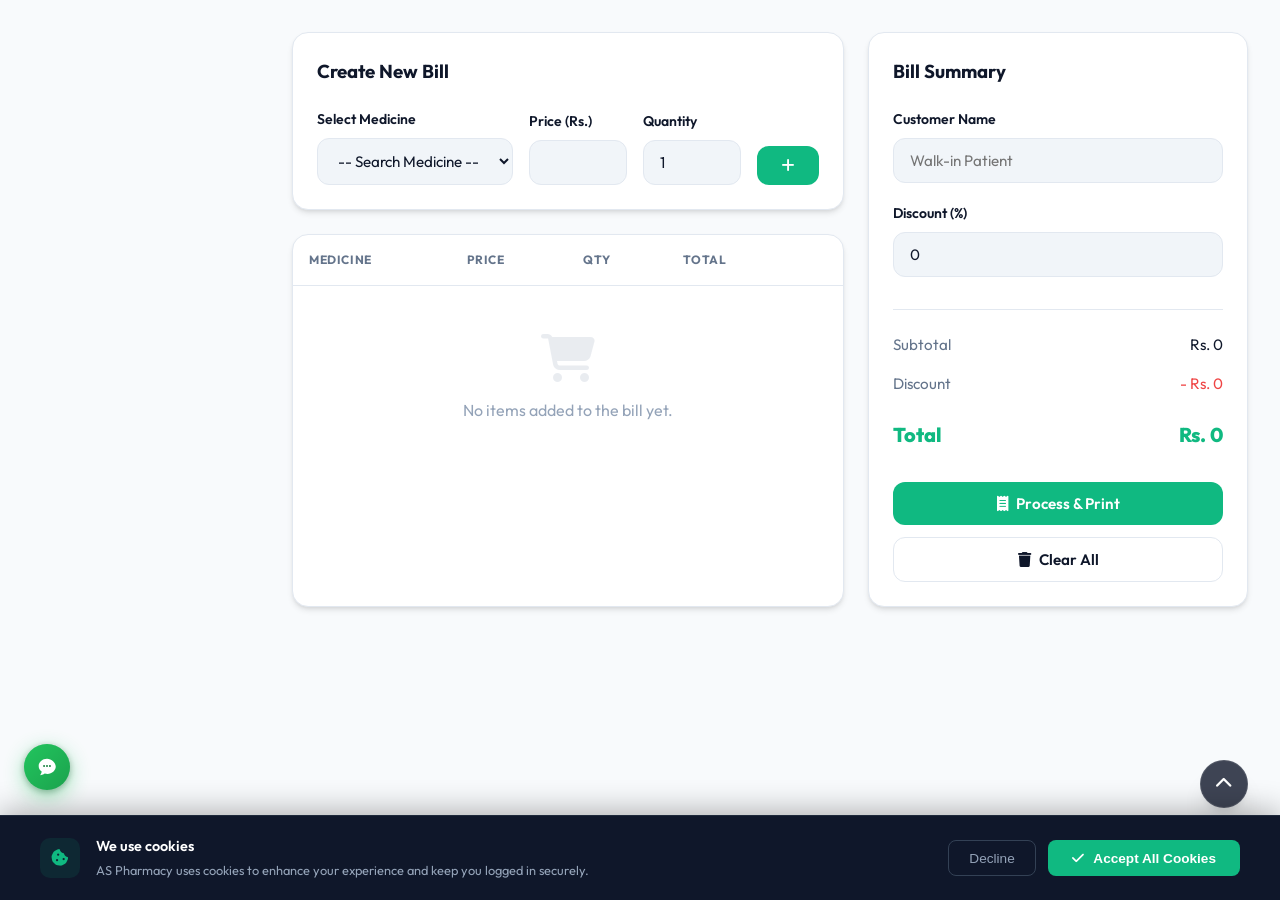
<file: billing.html>
<!DOCTYPE html>
<html lang="en">
<head>
    <meta charset="UTF-8">
    <meta name="viewport" content="width=device-width, initial-scale=1.0">
    <title>Billing - AS Pharmacy</title>
    <link rel="stylesheet" href="https://cdnjs.cloudflare.com/ajax/libs/font-awesome/6.5.1/css/all.min.css">
    <link rel="stylesheet" href="assets/css/style.css">
</head>
<body>
    <div class="app-container">
        <div class="main-wrapper">
            <main class="content-area">
                <div style="display: grid; grid-template-columns: 1fr 380px; gap: 1.5rem;">
                    <!-- Billing Form -->
                    <div style="display: flex; flex-direction: column; gap: 1.5rem;">
                        <div class="card">
                            <h3 style="margin-bottom: 1.5rem;">Create New Bill</h3>
                            <div style="display: grid; grid-template-columns: 2fr 1fr 1fr auto; gap: 1rem; align-items: end;">
                                <div class="form-group" style="margin-bottom: 0;">
                                    <label class="form-label">Select Medicine</label>
                                    <select id="medSelect" class="form-control" style="padding-left: 1rem;" onchange="updatePrice()">
                                        <option value="">-- Search Medicine --</option>
                                    </select>
                                </div>
                                <div class="form-group" style="margin-bottom: 0;">
                                    <label class="form-label">Price (Rs.)</label>
                                    <input type="number" id="itemPrice" class="form-control" style="padding-left: 1rem;" readonly>
                                </div>
                                <div class="form-group" style="margin-bottom: 0;">
                                    <label class="form-label">Quantity</label>
                                    <input type="number" id="itemQty" class="form-control" style="padding-left: 1rem;" value="1" min="1">
                                </div>
                                <button class="btn btn-primary" onclick="addItem()">
                                    <i class="fa-solid fa-plus"></i>
                                </button>
                            </div>
                        </div>

                        <div class="card" style="padding: 0; overflow: hidden; flex: 1;">
                            <div class="table-container">
                                <table>
                                    <thead>
                                        <tr><th>Medicine</th><th>Price</th><th>Qty</th><th>Total</th><th style="width:50px;"></th></tr>
                                    </thead>
                                    <tbody id="billItemsBody"></tbody>
                                </table>
                            </div>
                            <div id="emptyState" style="padding: 3rem; text-align: center; color: var(--text-light);">
                                <i class="fa-solid fa-cart-shopping" style="font-size: 3rem; margin-bottom: 1rem; opacity: 0.2;"></i>
                                <p>No items added to the bill yet.</p>
                            </div>
                        </div>
                    </div>

                    <!-- Summary Sidebar -->
                    <div style="display: flex; flex-direction: column; gap: 1.5rem;">
                        <div class="card">
                            <h3 style="margin-bottom: 1.5rem;">Bill Summary</h3>
                            <div class="form-group">
                                <label class="form-label">Customer Name</label>
                                <input type="text" id="custName" class="form-control" style="padding-left: 1rem;" placeholder="Walk-in Patient">
                            </div>
                            <div class="form-group">
                                <label class="form-label">Discount (%)</label>
                                <input type="number" id="discount" class="form-control" style="padding-left: 1rem;" value="0" min="0" max="100" oninput="calculateTotal()">
                            </div>
                            <div style="margin-top:2rem;padding-top:1.5rem;border-top:1px solid var(--border);display:flex;flex-direction:column;gap:1rem;">
                                <div style="display:flex;justify-content:space-between;font-size:0.95rem;">
                                    <span style="color:var(--text-muted);">Subtotal</span><span id="subtotal">Rs. 0</span>
                                </div>
                                <div style="display:flex;justify-content:space-between;font-size:0.95rem;">
                                    <span style="color:var(--text-muted);">Discount</span><span id="discountAmt" style="color:var(--danger);">- Rs. 0</span>
                                </div>
                                <div style="display:flex;justify-content:space-between;font-size:1.25rem;font-weight:800;margin-top:0.5rem;color:var(--accent);">
                                    <span>Total</span><span id="totalAmount">Rs. 0</span>
                                </div>
                            </div>
                            <div style="display:flex;flex-direction:column;gap:0.75rem;margin-top:2rem;">
                                <button class="btn btn-primary" onclick="processBill()" id="btnProcess">
                                    <i class="fa-solid fa-receipt"></i> Process & Print
                                </button>
                                <button class="btn btn-outline" onclick="clearBill()">
                                    <i class="fa-solid fa-trash"></i> Clear All
                                </button>
                            </div>
                        </div>
                    </div>
                </div>
            </main>
        </div>
    </div>

    <script src="assets/js/storage.js"></script>
    <script src="assets/js/components.js"></script>
    <script>
        let billItems = [];
        let _allMeds = [];

        document.addEventListener('DOMContentLoaded', async () => {
            await Storage.init();
const user = Storage.getCurrentUser();
if (!user) { window.location.replace('index.html'); return; }
window.addEventListener('pageshow', function(event) {
    if (event.persisted) {
        const u = Storage.getCurrentUser();
        if (!u) window.location.replace('index.html');
    }
});
            await Components.renderSidebar('billing');
            await Components.renderTopbar('Billing System');
            await populateMeds();
        });

        async function populateMeds() {
            _allMeds = await Storage.fetch(DB.MEDS);
            const meds = _allMeds.filter(m => m.qty > 0);
            const select = document.getElementById('medSelect');
            select.innerHTML = '<option value="">-- Search Medicine --</option>' +
                meds.map(m => `<option value="${m.id}" data-price="${m.price}">${m.name} (${m.qty} available)</option>`).join('');
        }

        function updatePrice() {
            const select = document.getElementById('medSelect');
            const price  = select.options[select.selectedIndex]?.dataset.price;
            document.getElementById('itemPrice').value = price || '';
        }

        function addItem() {
            const select = document.getElementById('medSelect');
            const id     = select.value;
            if (!id) return;

            const inventoryMed = _allMeds.find(m => m.id == id);
            const qty = parseInt(document.getElementById('itemQty').value) || 1;
            const currentInBill = billItems.find(i => i.id == id)?.qty || 0;

            if (inventoryMed.qty < currentInBill + qty) {
                alert(`OUT OF STOCK: Only ${inventoryMed.qty} units available in inventory.`);
                return;
            }

            const name  = select.options[select.selectedIndex].text.split(' (')[0];
            const price = parseFloat(document.getElementById('itemPrice').value);
            const existing = billItems.find(i => i.id == id);

            if (existing) {
                existing.qty += qty;
                existing.total = existing.qty * existing.price;
            } else {
                billItems.push({ id, name, price, qty, total: price * qty });
            }

            renderBillItems();
            calculateTotal();
            select.value = '';
            document.getElementById('itemPrice').value = '';
            document.getElementById('itemQty').value = 1;
        }

        function removeItem(index) { billItems.splice(index, 1); renderBillItems(); calculateTotal(); }

        function renderBillItems() {
            const tbody = document.getElementById('billItemsBody');
            const empty = document.getElementById('emptyState');
            if (billItems.length === 0) { tbody.innerHTML = ''; empty.style.display = 'block'; return; }
            empty.style.display = 'none';
            tbody.innerHTML = billItems.map((item, i) => `
                <tr>
                    <td><strong>${item.name}</strong></td>
                    <td>Rs. ${item.price}</td>
                    <td>${item.qty}</td>
                    <td style="font-weight:700;">Rs. ${item.total}</td>
                    <td><button class="action-btn" onclick="removeItem(${i})" style="color:var(--danger);"><i class="fa-solid fa-xmark"></i></button></td>
                </tr>`).join('');
        }

        function calculateTotal() {
            const subtotal = billItems.reduce((a, i) => a + i.total, 0);
            const disc     = parseFloat(document.getElementById('discount').value) || 0;
            const discAmt  = (subtotal * disc) / 100;
            const total    = subtotal - discAmt;
            document.getElementById('subtotal').innerText    = `Rs. ${subtotal.toLocaleString()}`;
            document.getElementById('discountAmt').innerText = `- Rs. ${discAmt.toLocaleString()}`;
            document.getElementById('totalAmount').innerText = `Rs. ${total.toLocaleString()}`;
        }

        function clearBill() {
            if (confirm('Clear all items from the current bill?')) {
                billItems = [];
                document.getElementById('custName').value  = '';
                document.getElementById('discount').value  = 0;
                renderBillItems();
                calculateTotal();
            }
        }

        async function processBill() {
            if (billItems.length === 0) { alert('Please add at least one item to the bill.'); return; }

            const btn = document.getElementById('btnProcess');
            btn.disabled = true; btn.innerHTML = '<i class="fa-solid fa-spinner fa-spin"></i> Processing...';

            const subtotal = billItems.reduce((a, i) => a + i.total, 0);
            const discP    = parseFloat(document.getElementById('discount').value) || 0;
            const discAmt  = (subtotal * discP) / 100;
            const total    = subtotal - discAmt;

            const sale = {
                customer: document.getElementById('custName').value || 'Walk-in Patient',
                items:    [...billItems],
                subtotal,
                discount: discAmt,
                total,
                date:     new Date().toISOString().split('T')[0],
                time:     new Date().toLocaleTimeString()
            };

            await Storage.add(DB.SALES, sale);

            alert('Bill processed successfully!');
            billItems = [];
            renderBillItems();
            calculateTotal();
            document.getElementById('custName').value = '';
            await populateMeds();

            btn.disabled = false;
            btn.innerHTML = '<i class="fa-solid fa-receipt"></i> Process & Print';
        }
    </script>
    <!-- COOKIES BANNER -->
<div id="cookieBanner" style="display:none;position:fixed;bottom:0;left:0;right:0;z-index:9999;background:#0f172a;border-top:1px solid #1e293b;padding:1.25rem 2rem;box-shadow:0 -4px 30px rgba(0,0,0,0.3);">
    <div style="max-width:1200px;margin:0 auto;display:flex;align-items:center;justify-content:space-between;gap:2rem;flex-wrap:wrap;">
        <div style="display:flex;align-items:center;gap:1rem;flex:1;min-width:250px;">
            <div style="width:40px;height:40px;background:rgba(16,185,129,0.1);border-radius:10px;display:flex;align-items:center;justify-content:center;flex-shrink:0;">
                <i class="fa-solid fa-cookie-bite" style="color:#10b981;font-size:1.1rem;"></i>
            </div>
            <div>
                <p style="color:white;font-size:0.9rem;font-weight:600;margin:0 0 0.2rem;">We use cookies</p>
                <p style="color:#94a3b8;font-size:0.8rem;margin:0;">AS Pharmacy uses cookies to enhance your experience and keep you logged in securely.</p>
            </div>
        </div>
        <div style="display:flex;gap:0.75rem;flex-shrink:0;">
            <button onclick="declineCookies()" style="padding:0.6rem 1.25rem;border:1px solid #334155;background:transparent;color:#94a3b8;border-radius:8px;cursor:pointer;font-size:0.85rem;font-weight:500;">Decline</button>
            <button onclick="acceptCookies()" style="padding:0.6rem 1.5rem;border:none;background:#10b981;color:white;border-radius:8px;cursor:pointer;font-size:0.85rem;font-weight:600;">
                <i class="fa-solid fa-check" style="margin-right:0.4rem;"></i> Accept All Cookies
            </button>
        </div>
    </div>
</div>
<script>
(function() {
    if (!localStorage.getItem('cookieConsent')) {
        setTimeout(() => { document.getElementById('cookieBanner').style.display = 'block'; }, 1000);
    }
})();
function acceptCookies() { localStorage.setItem('cookieConsent','accepted'); hideBanner(); }
function declineCookies() { localStorage.setItem('cookieConsent','declined'); hideBanner(); }
function hideBanner() {
    const b = document.getElementById('cookieBanner');
    b.style.transition = 'transform 0.3s ease, opacity 0.3s ease';
    b.style.transform = 'translateY(100%)';
    b.style.opacity = '0';
    setTimeout(() => b.style.display = 'none', 300);
}
</script>
<script src="assets/js/chatbot.js"></script>
</body>
</html>
</file>
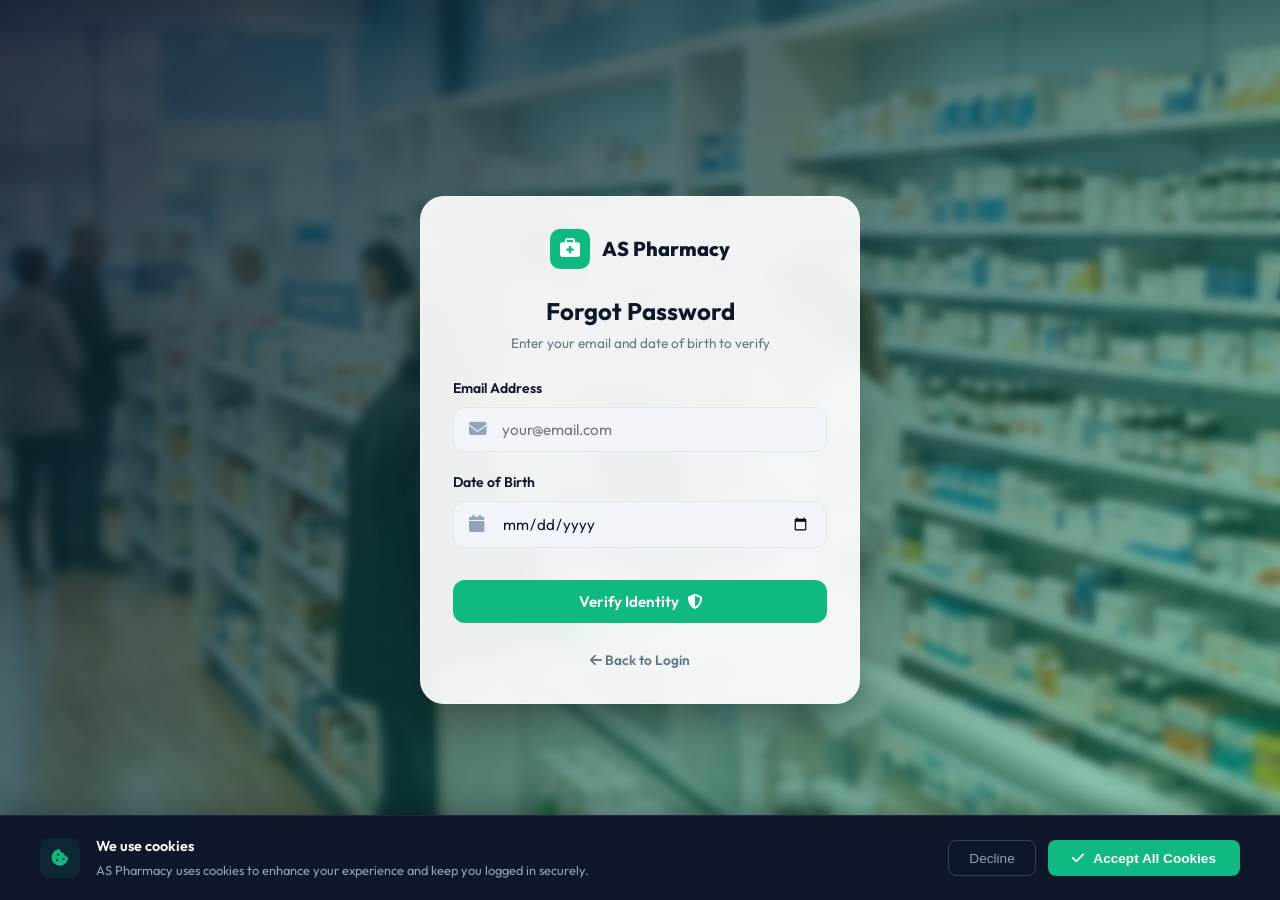
<file: forgot-password.html>
<!DOCTYPE html>
<html lang="en">
<head>
    <meta charset="UTF-8">
    <meta name="viewport" content="width=device-width, initial-scale=1.0">
    <title>Forgot Password - AS Pharmacy</title>
    <link rel="stylesheet" href="https://cdnjs.cloudflare.com/ajax/libs/font-awesome/6.5.1/css/all.min.css">
    <link rel="stylesheet" href="assets/css/style.css">
</head>
<body>
    <div class="auth-page">
        <div class="auth-card">
            <div class="auth-logo">
                <div class="auth-logo-icon"><i class="fa-solid fa-briefcase-medical"></i></div>
                <div class="auth-logo-text">AS Pharmacy</div>
            </div>
            <div id="step1">
                <div class="auth-header">
                    <h2 class="auth-title">Forgot Password</h2>
                    <p class="auth-subtitle">Enter your email and date of birth to verify</p>
                </div>
                <div id="step1Error" style="color:var(--danger);font-size:0.85rem;margin-bottom:1rem;display:none;text-align:center;background:rgba(239,68,68,0.08);padding:0.75rem;border-radius:8px;">
                    <i class="fa-solid fa-circle-exclamation"></i> <span></span>
                </div>
                <div class="form-group">
                    <label class="form-label">Email Address</label>
                    <div class="input-wrapper">
                        <i class="fa-solid fa-envelope input-icon"></i>
                        <input type="email" id="resetEmail" class="form-control" placeholder="your@email.com" required>
                    </div>
                </div>
                <div class="form-group" style="margin-bottom:2rem;">
                    <label class="form-label">Date of Birth</label>
                    <div class="input-wrapper">
                        <i class="fa-solid fa-calendar input-icon"></i>
                        <input type="date" id="resetDob" class="form-control" required>
                    </div>
                </div>
                <button class="btn btn-primary" id="verifyBtn" onclick="verifyIdentity()">
                    <span>Verify Identity</span>
                    <i class="fa-solid fa-shield-halved"></i>
                </button>
            </div>
            <div id="step2" style="display:none;">
                <div class="auth-header">
                    <h2 class="auth-title">Reset Password</h2>
                    <p class="auth-subtitle">Create a new password for your account</p>
                </div>
                <div id="step2Error" style="color:var(--danger);font-size:0.85rem;margin-bottom:1rem;display:none;text-align:center;background:rgba(239,68,68,0.08);padding:0.75rem;border-radius:8px;">
                    <i class="fa-solid fa-circle-exclamation"></i> <span></span>
                </div>
                <div id="step2Success" style="color:#10b981;font-size:0.85rem;margin-bottom:1rem;display:none;text-align:center;background:rgba(16,185,129,0.08);padding:0.75rem;border-radius:8px;">
                    <i class="fa-solid fa-circle-check"></i> <span></span>
                </div>
                <div class="form-group">
                    <label class="form-label">New Password</label>
                    <div class="input-wrapper">
                        <i class="fa-solid fa-lock input-icon"></i>
                        <input type="password" id="newPassword" class="form-control" placeholder="Min. 6 characters" required minlength="6">
                        <button type="button" class="input-toggle" onclick="togglePass('newPassword','eyeIcon1')">
                            <i class="fa-solid fa-eye" id="eyeIcon1"></i>
                        </button>
                    </div>
                </div>
                <div class="form-group" style="margin-bottom:2rem;">
                    <label class="form-label">Confirm New Password</label>
                    <div class="input-wrapper">
                        <i class="fa-solid fa-shield-halved input-icon"></i>
                        <input type="password" id="confirmPassword" class="form-control" placeholder="Repeat password" required>
                        <button type="button" class="input-toggle" onclick="togglePass('confirmPassword','eyeIcon2')">
                            <i class="fa-solid fa-eye" id="eyeIcon2"></i>
                        </button>
                    </div>
                </div>
                <button class="btn btn-primary" id="resetBtn" onclick="resetPassword()">
                    <span>Reset Password</span>
                    <i class="fa-solid fa-key"></i>
                </button>
            </div>
            <div style="margin-top:1.5rem;text-align:center;">
                <a href="login.html" class="auth-link" style="font-size:0.85rem;color:var(--text-muted);">
                    <i class="fa-solid fa-arrow-left"></i> Back to Login
                </a>
            </div>
        </div>
    </div>
    <script>
        const API = 'api/auth.php';

        async function verifyIdentity() {
            const email = document.getElementById('resetEmail').value.trim();
            const dob   = document.getElementById('resetDob').value;
            if (!email || !dob) { showError('step1Error', 'Please fill all fields'); return; }
            const btn = document.getElementById('verifyBtn');
            btn.disabled = true;
            btn.innerHTML = '<i class="fa-solid fa-spinner fa-spin"></i> Verifying...';
            try {
                const res  = await fetch(API + '?action=verify_identity', {
                    method: 'POST',
                    headers: { 'Content-Type': 'application/json' },
                    body: JSON.stringify({ email, dob })
                });
                const data = await res.json();
                if (data.success) {
                    document.getElementById('step1').style.display = 'none';
                    document.getElementById('step2').style.display = 'block';
                } else {
                    showError('step1Error', data.message || 'Verification failed');
                    btn.disabled = false;
                    btn.innerHTML = '<span>Verify Identity</span><i class="fa-solid fa-shield-halved"></i>';
                }
            } catch(e) {
                showError('step1Error', 'Connection error. Please try again.');
                btn.disabled = false;
                btn.innerHTML = '<span>Verify Identity</span><i class="fa-solid fa-shield-halved"></i>';
            }
        }

        async function resetPassword() {
            const email    = document.getElementById('resetEmail').value.trim();
            const password = document.getElementById('newPassword').value;
            const confirm  = document.getElementById('confirmPassword').value;
            if (password.length < 6) { showError('step2Error', 'Password must be at least 6 characters'); return; }
            if (password !== confirm) { showError('step2Error', 'Passwords do not match'); return; }
            const btn = document.getElementById('resetBtn');
            btn.disabled = true;
            btn.innerHTML = '<i class="fa-solid fa-spinner fa-spin"></i> Resetting...';
            try {
                const res  = await fetch(API + '?action=reset_password', {
                    method: 'POST',
                    headers: { 'Content-Type': 'application/json' },
                    body: JSON.stringify({ email, password })
                });
                const data = await res.json();
                if (data.success) {
                    document.getElementById('step2Error').style.display = 'none';
                    document.getElementById('step2Success').style.display = 'block';
                    document.getElementById('step2Success').querySelector('span').innerText = 'Password reset successfully! Redirecting...';
                    setTimeout(() => window.location.href = 'login.html', 2000);
                } else {
                    showError('step2Error', data.message || 'Reset failed');
                    btn.disabled = false;
                    btn.innerHTML = '<span>Reset Password</span><i class="fa-solid fa-key"></i>';
                }
            } catch(e) {
                showError('step2Error', 'Connection error. Please try again.');
                btn.disabled = false;
                btn.innerHTML = '<span>Reset Password</span><i class="fa-solid fa-key"></i>';
            }
        }

        function showError(id, msg) {
            const el = document.getElementById(id);
            el.style.display = 'block';
            el.querySelector('span').innerText = msg;
        }

        function togglePass(inputId, iconId) {
            const input = document.getElementById(inputId);
            const icon  = document.getElementById(iconId);
            input.type  = input.type === 'password' ? 'text' : 'password';
            icon.className = input.type === 'password' ? 'fa-solid fa-eye' : 'fa-solid fa-eye-slash';
        }
    </script>
    <!-- COOKIES BANNER -->
<div id="cookieBanner" style="display:none;position:fixed;bottom:0;left:0;right:0;z-index:9999;background:#0f172a;border-top:1px solid #1e293b;padding:1.25rem 2rem;box-shadow:0 -4px 30px rgba(0,0,0,0.3);">
    <div style="max-width:1200px;margin:0 auto;display:flex;align-items:center;justify-content:space-between;gap:2rem;flex-wrap:wrap;">
        <div style="display:flex;align-items:center;gap:1rem;flex:1;min-width:250px;">
            <div style="width:40px;height:40px;background:rgba(16,185,129,0.1);border-radius:10px;display:flex;align-items:center;justify-content:center;flex-shrink:0;">
                <i class="fa-solid fa-cookie-bite" style="color:#10b981;font-size:1.1rem;"></i>
            </div>
            <div>
                <p style="color:white;font-size:0.9rem;font-weight:600;margin:0 0 0.2rem;">We use cookies</p>
                <p style="color:#94a3b8;font-size:0.8rem;margin:0;">AS Pharmacy uses cookies to enhance your experience and keep you logged in securely.</p>
            </div>
        </div>
        <div style="display:flex;gap:0.75rem;flex-shrink:0;">
            <button onclick="declineCookies()" style="padding:0.6rem 1.25rem;border:1px solid #334155;background:transparent;color:#94a3b8;border-radius:8px;cursor:pointer;font-size:0.85rem;font-weight:500;">Decline</button>
            <button onclick="acceptCookies()" style="padding:0.6rem 1.5rem;border:none;background:#10b981;color:white;border-radius:8px;cursor:pointer;font-size:0.85rem;font-weight:600;">
                <i class="fa-solid fa-check" style="margin-right:0.4rem;"></i> Accept All Cookies
            </button>
        </div>
    </div>
</div>
<script>
(function() {
    if (!localStorage.getItem('cookieConsent')) {
        setTimeout(() => { document.getElementById('cookieBanner').style.display = 'block'; }, 1000);
    }
})();
function acceptCookies() { localStorage.setItem('cookieConsent','accepted'); hideBanner(); }
function declineCookies() { localStorage.setItem('cookieConsent','declined'); hideBanner(); }
function hideBanner() {
    const b = document.getElementById('cookieBanner');
    b.style.transition = 'transform 0.3s ease, opacity 0.3s ease';
    b.style.transform = 'translateY(100%)';
    b.style.opacity = '0';
    setTimeout(() => b.style.display = 'none', 300);
}
</script>
</body>
</html>
</file>
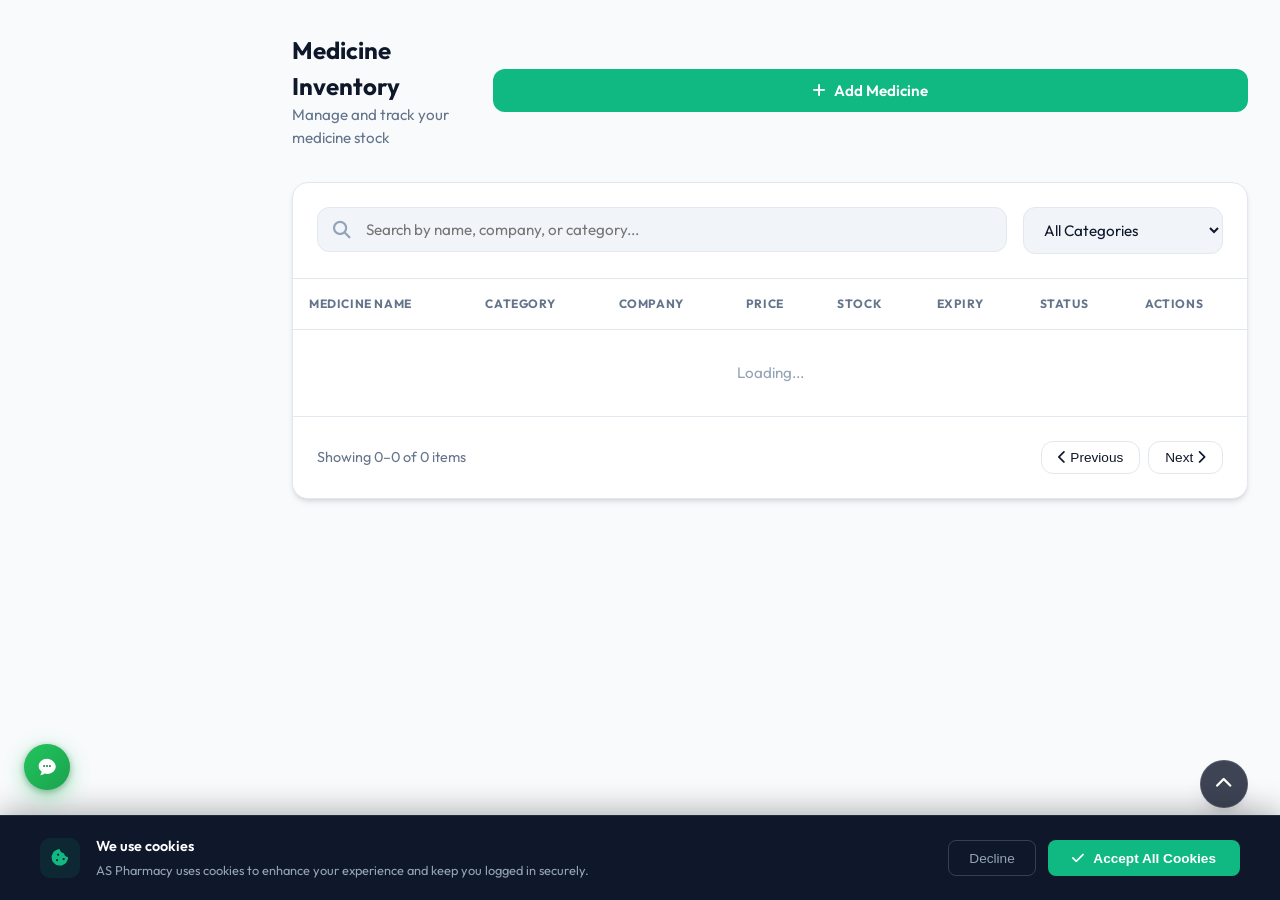
<file: inventory.html>
<!DOCTYPE html>
<html lang="en">
<head>
    <meta charset="UTF-8">
    <meta name="viewport" content="width=device-width, initial-scale=1.0">
    <title>Inventory - AS Pharmacy</title>
    <link rel="stylesheet" href="https://cdnjs.cloudflare.com/ajax/libs/font-awesome/6.5.1/css/all.min.css">
    <link rel="stylesheet" href="assets/css/style.css">
</head>
<body>
    <div class="app-container">
        <div class="main-wrapper">
            <main class="content-area">
                <div style="display: flex; justify-content: space-between; align-items: center; margin-bottom: 2rem;">
                    <div>
                        <h2 style="font-size: 1.5rem;">Medicine Inventory</h2>
                        <p style="color: var(--text-muted); font-size: 0.95rem;">Manage and track your medicine stock</p>
                    </div>
                    <button class="btn btn-primary" onclick="openMedModal()">
                        <i class="fa-solid fa-plus"></i> Add Medicine
                    </button>
                </div>

                <div class="card" style="padding: 0; overflow: hidden;">
                    <div style="padding: 1.5rem; border-bottom: 1px solid var(--border); display: flex; gap: 1rem;">
                        <div class="input-wrapper" style="flex: 1;">
                            <i class="fa-solid fa-search input-icon"></i>
                            <input type="text" id="searchInput" class="form-control" placeholder="Search by name, company, or category..." oninput="loadMeds()">
                        </div>
                        <select id="categoryFilter" class="form-control" style="width: 200px; padding-left: 1rem;" onchange="loadMeds()">
                            <option value="">All Categories</option>
                            <option>Analgesic</option><option>Antibiotic</option><option>Antacid</option><option>Vitamin</option><option>Other</option>
                        </select>
                    </div>
                    <div class="table-container">
                        <table>
                            <thead>
                                <tr>
                                    <th>Medicine Name</th><th>Category</th><th>Company</th>
                                    <th>Price</th><th>Stock</th><th>Expiry</th><th>Status</th><th>Actions</th>
                                </tr>
                            </thead>
                            <tbody id="medsTableBody">
                                <tr><td colspan="8" style="text-align:center;padding:2rem;color:var(--text-light);">Loading...</td></tr>
                            </tbody>
                        </table>
                    </div>
                    <div class="pagination">
                        <div class="pagination-info">
                            Showing <span id="pageStart">0</span>–<span id="pageEnd">0</span> of <span id="totalItems">0</span> items
                        </div>
                        <div class="pagination-btns">
                            <button class="page-btn" onclick="changePage(-1)" id="prevBtn"><i class="fa-solid fa-chevron-left"></i> Previous</button>
                            <button class="page-btn" onclick="changePage(1)" id="nextBtn">Next <i class="fa-solid fa-chevron-right"></i></button>
                        </div>
                    </div>
                </div>
            </main>
        </div>
    </div>

    <!-- Medicine Modal -->
    <div id="medModal" style="display:none;position:fixed;inset:0;background:rgba(0,0,0,0.5);z-index:200;align-items:center;justify-content:center;padding:2rem;">
        <div class="card" style="width:100%;max-width:600px;box-shadow:var(--shadow-lg);">
            <div style="display:flex;justify-content:space-between;align-items:center;margin-bottom:2rem;">
                <h3 id="modalTitle">Add Medicine</h3>
                <button onclick="closeMedModal()" style="background:none;border:none;cursor:pointer;color:var(--text-muted);"><i class="fa-solid fa-xmark fa-xl"></i></button>
            </div>
            <form id="medForm">
                <input type="hidden" id="medId">
                <div style="display:grid;grid-template-columns:1fr 1fr;gap:1.25rem;">
                    <div class="form-group" style="grid-column:span 2;">
                        <label class="form-label">Medicine Name</label>
                        <input type="text" id="medName" class="form-control" style="padding-left:1rem;" required>
                    </div>
                    <div class="form-group">
                        <label class="form-label">Category</label>
                        <select id="medCategory" class="form-control" style="padding-left:1rem;">
                            <option>Analgesic</option><option>Antibiotic</option><option>Antacid</option><option>Vitamin</option><option>Other</option>
                        </select>
                    </div>
                    <div class="form-group">
                        <label class="form-label">Manufacturer</label>
                        <input type="text" id="medCompany" class="form-control" style="padding-left:1rem;" required>
                    </div>
                    <div class="form-group">
                        <label class="form-label">Price (Rs.)</label>
                        <input type="number" id="medPrice" class="form-control" style="padding-left:1rem;" required>
                    </div>
                    <div class="form-group">
                        <label class="form-label">Stock Quantity</label>
                        <input type="number" id="medQty" class="form-control" style="padding-left:1rem;" required>
                    </div>
                    <div class="form-group" style="grid-column:span 2;">
                        <label class="form-label">Expiry Date</label>
                        <input type="date" id="medExpiry" class="form-control" style="padding-left:1rem;" required>
                    </div>
                </div>
                <div style="display:flex;gap:1rem;margin-top:2rem;">
                    <button type="button" class="btn btn-outline" style="flex:1;" onclick="closeMedModal()">Cancel</button>
                    <button type="submit" class="btn btn-primary" style="flex:1;" id="medSaveBtn">Save Medicine</button>
                </div>
            </form>
        </div>
    </div>

    <script src="assets/js/storage.js"></script>
    <script src="assets/js/components.js"></script>
    <script>
        let currentPage = 1;
        const itemsPerPage = 10;
        let filteredItems = [];
        let highlightId = null;

        document.addEventListener('DOMContentLoaded', async () => {
            await Storage.init();
const user = Storage.getCurrentUser();
if (!user) { window.location.replace('index.html'); return; }
window.addEventListener('pageshow', function(event) {
    if (event.persisted) {
        const u = Storage.getCurrentUser();
        if (!u) window.location.replace('index.html');
    }
});
            await Components.renderSidebar('inventory');
            await Components.renderTopbar('Inventory Management');

            const urlParams = new URLSearchParams(window.location.search);
            highlightId = parseInt(urlParams.get('highlight')) || null;

            await loadMeds();
        });

        async function loadMeds() {
            const search   = document.getElementById('searchInput').value;
            const category = document.getElementById('categoryFilter').value;
            filteredItems  = await Storage.fetch(DB.MEDS);

            // Client-side filter
            filteredItems = filteredItems.filter(m => {
                const s = search.toLowerCase();
                const matchSearch = !s || m.name.toLowerCase().includes(s) || m.company.toLowerCase().includes(s) || m.category.toLowerCase().includes(s);
                const matchCat = !category || m.category === category;
                return matchSearch && matchCat;
            });

            currentPage = 1;
            renderMeds();
        }

        function renderMeds() {
            const start = (currentPage - 1) * itemsPerPage;
            const end   = start + itemsPerPage;
            const page  = filteredItems.slice(start, end);

            document.getElementById('medsTableBody').innerHTML = page.map(m => {
                const isLow = m.qty < 10;
                return `
                    <tr class="${m.id === highlightId ? 'highlight-row' : ''}">
                        <td><strong>${m.name}</strong></td>
                        <td><span class="badge" style="background:var(--surface-alt);color:var(--text-muted);">${m.category}</span></td>
                        <td>${m.company}</td>
                        <td>Rs. ${m.price}</td>
                        <td style="font-weight:600;color:${isLow ? 'var(--danger)' : 'inherit'}">${m.qty}</td>
                        <td>${m.expiry}</td>
                        <td>${isLow ? '<span class="badge badge-warning">Low Stock</span>' : '<span class="badge badge-success">In Stock</span>'}</td>
                        <td>
                            <div style="display:flex;gap:0.5rem;">
                                <button class="action-btn" onclick="editMed(${m.id})" title="Edit"><i class="fa-solid fa-pen-to-square"></i></button>
                                <button class="action-btn" onclick="deleteMed(${m.id})" title="Delete" style="color:var(--danger);"><i class="fa-solid fa-trash"></i></button>
                            </div>
                        </td>
                    </tr>`;
            }).join('');

            document.getElementById('pageStart').innerText = filteredItems.length > 0 ? start + 1 : 0;
            document.getElementById('pageEnd').innerText   = Math.min(end, filteredItems.length);
            document.getElementById('totalItems').innerText = filteredItems.length;
            document.getElementById('prevBtn').disabled = currentPage === 1;
            document.getElementById('nextBtn').disabled = end >= filteredItems.length;

            if (highlightId) {
                setTimeout(() => {
                    const row = document.querySelector('.highlight-row');
                    if (row) row.scrollIntoView({ behavior: 'smooth', block: 'center' });
                }, 300);
            }
        }

        function changePage(dir) { currentPage += dir; renderMeds(); }

        function openMedModal(id = null) {
            const form = document.getElementById('medForm');
            if (id) {
                const med = filteredItems.find(m => m.id === id) || {};
                document.getElementById('medId').value       = med.id;
                document.getElementById('medName').value     = med.name;
                document.getElementById('medCategory').value = med.category;
                document.getElementById('medCompany').value  = med.company;
                document.getElementById('medPrice').value    = med.price;
                document.getElementById('medQty').value      = med.qty;
                document.getElementById('medExpiry').value   = med.expiry;
                document.getElementById('modalTitle').innerText = 'Edit Medicine';
            } else {
                form.reset();
                document.getElementById('medId').value = '';
                document.getElementById('modalTitle').innerText = 'Add Medicine';
            }
            document.getElementById('medModal').style.display = 'flex';
        }

        function closeMedModal() { document.getElementById('medModal').style.display = 'none'; }

        document.getElementById('medForm').addEventListener('submit', async (e) => {
            e.preventDefault();
            const btn = document.getElementById('medSaveBtn');
            btn.disabled = true; btn.innerText = 'Saving...';

            const id = document.getElementById('medId').value;
            const data = {
                name:     document.getElementById('medName').value,
                category: document.getElementById('medCategory').value,
                company:  document.getElementById('medCompany').value,
                price:    parseFloat(document.getElementById('medPrice').value),
                qty:      parseInt(document.getElementById('medQty').value),
                expiry:   document.getElementById('medExpiry').value
            };

            if (id) {
                await Storage.update(DB.MEDS, parseInt(id), data);
            } else {
                await Storage.add(DB.MEDS, data);
            }

            closeMedModal();
            await loadMeds();
            btn.disabled = false; btn.innerText = 'Save Medicine';
        });

        function editMed(id) { openMedModal(id); }

        async function deleteMed(id) {
            if (confirm('Are you sure you want to delete this medicine?')) {
                await Storage.delete(DB.MEDS, id);
                await loadMeds();
            }
        }
    </script>
    <!-- COOKIES BANNER -->
<div id="cookieBanner" style="display:none;position:fixed;bottom:0;left:0;right:0;z-index:9999;background:#0f172a;border-top:1px solid #1e293b;padding:1.25rem 2rem;box-shadow:0 -4px 30px rgba(0,0,0,0.3);">
    <div style="max-width:1200px;margin:0 auto;display:flex;align-items:center;justify-content:space-between;gap:2rem;flex-wrap:wrap;">
        <div style="display:flex;align-items:center;gap:1rem;flex:1;min-width:250px;">
            <div style="width:40px;height:40px;background:rgba(16,185,129,0.1);border-radius:10px;display:flex;align-items:center;justify-content:center;flex-shrink:0;">
                <i class="fa-solid fa-cookie-bite" style="color:#10b981;font-size:1.1rem;"></i>
            </div>
            <div>
                <p style="color:white;font-size:0.9rem;font-weight:600;margin:0 0 0.2rem;">We use cookies</p>
                <p style="color:#94a3b8;font-size:0.8rem;margin:0;">AS Pharmacy uses cookies to enhance your experience and keep you logged in securely.</p>
            </div>
        </div>
        <div style="display:flex;gap:0.75rem;flex-shrink:0;">
            <button onclick="declineCookies()" style="padding:0.6rem 1.25rem;border:1px solid #334155;background:transparent;color:#94a3b8;border-radius:8px;cursor:pointer;font-size:0.85rem;font-weight:500;">Decline</button>
            <button onclick="acceptCookies()" style="padding:0.6rem 1.5rem;border:none;background:#10b981;color:white;border-radius:8px;cursor:pointer;font-size:0.85rem;font-weight:600;">
                <i class="fa-solid fa-check" style="margin-right:0.4rem;"></i> Accept All Cookies
            </button>
        </div>
    </div>
</div>
<script>
(function() {
    if (!localStorage.getItem('cookieConsent')) {
        setTimeout(() => { document.getElementById('cookieBanner').style.display = 'block'; }, 1000);
    }
})();
function acceptCookies() { localStorage.setItem('cookieConsent','accepted'); hideBanner(); }
function declineCookies() { localStorage.setItem('cookieConsent','declined'); hideBanner(); }
function hideBanner() {
    const b = document.getElementById('cookieBanner');
    b.style.transition = 'transform 0.3s ease, opacity 0.3s ease';
    b.style.transform = 'translateY(100%)';
    b.style.opacity = '0';
    setTimeout(() => b.style.display = 'none', 300);
}
</script>
<script src="assets/js/chatbot.js"></script>
</body>
</html>
</file>
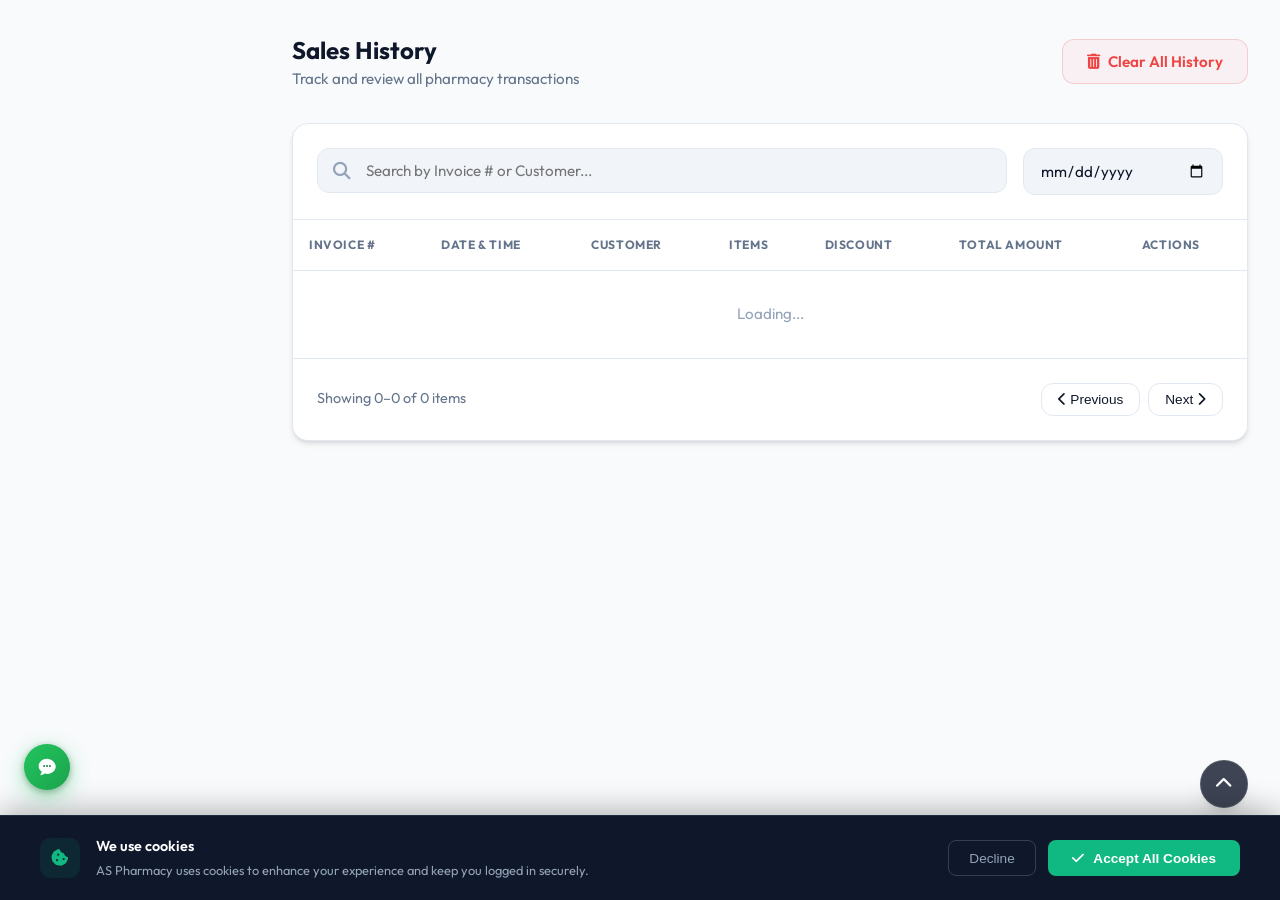
<file: sales.html>
<!DOCTYPE html>
<html lang="en">
<head>
    <meta charset="UTF-8">
    <meta name="viewport" content="width=device-width, initial-scale=1.0">
    <title>Sales History - AS Pharmacy</title>
    <link rel="stylesheet" href="https://cdnjs.cloudflare.com/ajax/libs/font-awesome/6.5.1/css/all.min.css">
    <link rel="stylesheet" href="assets/css/style.css">
</head>
<body>
    <div class="app-container">
        <div class="main-wrapper">
            <main class="content-area">
                <div style="display: flex; justify-content: space-between; align-items: center; margin-bottom: 2rem;">
                    <div>
                        <h2 style="font-size: 1.5rem;">Sales History</h2>
                        <p style="color: var(--text-muted); font-size: 0.95rem;">Track and review all pharmacy transactions</p>
                    </div>
                    <button class="btn btn-outline" onclick="clearSalesHistory()" style="color:var(--danger);border-color:rgba(239,68,68,0.2);background:rgba(239,68,68,0.05);">
                        <i class="fa-solid fa-trash-can"></i> Clear All History
                    </button>
                </div>

                <div class="card" style="padding: 0; overflow: hidden;">
                    <div style="padding: 1.5rem; border-bottom: 1px solid var(--border); display: flex; gap: 1rem;">
                        <div class="input-wrapper" style="flex: 1;">
                            <i class="fa-solid fa-search input-icon"></i>
                            <input type="text" id="searchInput" class="form-control" placeholder="Search by Invoice # or Customer..." oninput="renderSales()">
                        </div>
                        <input type="date" id="dateFilter" class="form-control" style="width: 200px; padding-left: 1rem;" onchange="renderSales()">
                    </div>
                    <div class="table-container">
                        <table>
                            <thead>
                                <tr>
                                    <th>Invoice #</th><th>Date & Time</th><th>Customer</th>
                                    <th>Items</th><th>Discount</th><th>Total Amount</th><th>Actions</th>
                                </tr>
                            </thead>
                            <tbody id="salesTableBody">
                                <tr><td colspan="7" style="text-align:center;padding:2rem;color:var(--text-light);">Loading...</td></tr>
                            </tbody>
                        </table>
                    </div>
                    <div id="emptyState" style="padding:4rem;text-align:center;color:var(--text-light);display:none;">
                        <i class="fa-solid fa-receipt" style="font-size:3rem;margin-bottom:1rem;opacity:0.2;"></i>
                        <p>No sales records found.</p>
                    </div>
                    <div class="pagination">
                        <div class="pagination-info">Showing <span id="pageStart">0</span>–<span id="pageEnd">0</span> of <span id="totalItems">0</span> items</div>
                        <div class="pagination-btns">
                            <button class="page-btn" onclick="changePage(-1)" id="prevBtn"><i class="fa-solid fa-chevron-left"></i> Previous</button>
                            <button class="page-btn" onclick="changePage(1)" id="nextBtn">Next <i class="fa-solid fa-chevron-right"></i></button>
                        </div>
                    </div>
                </div>
            </main>
        </div>
    </div>

    <!-- Sale Details Modal -->
    <div id="saleModal" style="display:none;position:fixed;inset:0;background:rgba(0,0,0,0.5);z-index:200;align-items:center;justify-content:center;padding:2rem;">
        <div class="card" style="width:100%;max-width:600px;box-shadow:var(--shadow-lg);">
            <div style="display:flex;justify-content:space-between;align-items:center;margin-bottom:2rem;border-bottom:1px solid var(--border);padding-bottom:1rem;">
                <div>
                    <h3 id="modalInvoiceId">INV-000000</h3>
                    <p id="modalDate" style="font-size:0.85rem;color:var(--text-muted);"></p>
                </div>
                <button onclick="closeSaleModal()" style="background:none;border:none;cursor:pointer;color:var(--text-muted);"><i class="fa-solid fa-xmark fa-xl"></i></button>
            </div>
            <div style="margin-bottom:1.5rem;">
                <p style="font-size:0.9rem;margin-bottom:0.25rem;color:var(--text-muted);">CUSTOMER</p>
                <p id="modalCustomer" style="font-weight:600;"></p>
            </div>
            <div class="table-container" style="max-height:300px;overflow-y:auto;margin-bottom:1.5rem;border:1px solid var(--border);border-radius:var(--radius-md);">
                <table style="font-size:0.9rem;">
                    <thead style="background:var(--surface-alt);">
                        <tr><th>Item</th><th>Qty</th><th>Price</th><th>Total</th></tr>
                    </thead>
                    <tbody id="modalItemsBody"></tbody>
                </table>
            </div>
            <div style="display:flex;flex-direction:column;gap:0.5rem;align-items:flex-end;padding-top:1rem;border-top:1px solid var(--border);">
                <div style="display:flex;gap:2rem;font-size:0.9rem;"><span style="color:var(--text-muted);">Subtotal</span><span id="modalSubtotal">Rs. 0</span></div>
                <div style="display:flex;gap:2rem;font-size:0.9rem;color:var(--danger);"><span>Discount</span><span id="modalDiscount">- Rs. 0</span></div>
                <div style="display:flex;gap:2rem;font-size:1.25rem;font-weight:800;color:var(--accent);margin-top:0.5rem;"><span>Grand Total</span><span id="modalTotal">Rs. 0</span></div>
            </div>
            <div style="margin-top:2rem;">
                <button class="btn btn-outline" style="width:100%;" onclick="window.print()"><i class="fa-solid fa-print"></i> Print Invoice</button>
            </div>
        </div>
    </div>

    <script src="assets/js/storage.js"></script>
    <script src="assets/js/components.js"></script>
    <script>
        let currentPage = 1;
        const itemsPerPage = 10;
        let allSales = [], filteredSales = [];

        document.addEventListener('DOMContentLoaded', async () => {
            await Storage.init();
const user = Storage.getCurrentUser();
if (!user) { window.location.replace('index.html'); return; }
window.addEventListener('pageshow', function(event) {
    if (event.persisted) {
        const u = Storage.getCurrentUser();
        if (!u) window.location.replace('index.html');
    }
});
            await Components.renderSidebar('sales');
            await Components.renderTopbar('Sales History');
            allSales = await Storage.fetch(DB.SALES);
            renderSales();
        });

        function renderSales() {
            const search = document.getElementById('searchInput').value.toLowerCase();
            const date   = document.getElementById('dateFilter').value;

            filteredSales = allSales.filter(s => {
                const matchSearch = (s.id||'').toLowerCase().includes(search) || (s.customer||'').toLowerCase().includes(search);
                const matchDate   = !date || (s.date === date || s.sale_date === date);
                return matchSearch && matchDate;
            });
            currentPage = 1;
            renderPage();
        }

        function renderPage() {
            const start = (currentPage - 1) * itemsPerPage;
            const end   = start + itemsPerPage;
            const page  = filteredSales.slice(start, end);
            const tbody = document.getElementById('salesTableBody');
            const empty = document.getElementById('emptyState');

            if (filteredSales.length === 0) {
                tbody.innerHTML = ''; empty.style.display = 'block';
            } else {
                empty.style.display = 'none';
                tbody.innerHTML = page.map(s => `
                    <tr>
                        <td><strong>${s.id}</strong></td>
                        <td><div>${s.date||s.sale_date}</div><div style="font-size:0.8rem;color:var(--text-muted);">${s.time||s.sale_time||''}</div></td>
                        <td>${s.customer}</td>
                        <td>${(s.items||[]).length} Items</td>
                        <td style="color:var(--danger);">Rs. ${(s.discount||0).toLocaleString()}</td>
                        <td style="font-weight:700;color:var(--accent);">Rs. ${(s.total||0).toLocaleString()}</td>
                        <td><button class="action-btn" onclick="viewSale('${s.id}')" title="View Details"><i class="fa-solid fa-eye"></i></button></td>
                    </tr>`).join('');
            }

            document.getElementById('pageStart').innerText  = filteredSales.length > 0 ? start + 1 : 0;
            document.getElementById('pageEnd').innerText    = Math.min(end, filteredSales.length);
            document.getElementById('totalItems').innerText = filteredSales.length;
            document.getElementById('prevBtn').disabled = currentPage === 1;
            document.getElementById('nextBtn').disabled = end >= filteredSales.length;
        }

        function changePage(dir) { currentPage += dir; renderPage(); }

        function viewSale(id) {
            const sale = allSales.find(s => s.id === id);
            if (!sale) return;
            document.getElementById('modalInvoiceId').innerText = sale.id;
            document.getElementById('modalDate').innerText      = `${sale.date||sale.sale_date} at ${sale.time||sale.sale_time||''}`;
            document.getElementById('modalCustomer').innerText  = sale.customer;
            document.getElementById('modalSubtotal').innerText  = `Rs. ${(sale.subtotal||0).toLocaleString()}`;
            document.getElementById('modalDiscount').innerText  = `- Rs. ${(sale.discount||0).toLocaleString()}`;
            document.getElementById('modalTotal').innerText     = `Rs. ${(sale.total||0).toLocaleString()}`;
            document.getElementById('modalItemsBody').innerHTML = (sale.items||[]).map(item => `
                <tr><td>${item.name}</td><td>${item.qty}</td><td>Rs. ${item.price}</td><td>Rs. ${item.total}</td></tr>`).join('');
            document.getElementById('saleModal').style.display = 'flex';
        }

        function closeSaleModal() { document.getElementById('saleModal').style.display = 'none'; }

        async function clearSalesHistory() {
            if (confirm('CRITICAL: Clear ALL sales history? This cannot be undone.')) {
                await Storage.delete(DB.SALES, 'all');
                allSales = [];
                renderSales();
                alert('Sales history cleared.');
            }
        }
    </script>
    <!-- COOKIES BANNER -->
<div id="cookieBanner" style="display:none;position:fixed;bottom:0;left:0;right:0;z-index:9999;background:#0f172a;border-top:1px solid #1e293b;padding:1.25rem 2rem;box-shadow:0 -4px 30px rgba(0,0,0,0.3);">
    <div style="max-width:1200px;margin:0 auto;display:flex;align-items:center;justify-content:space-between;gap:2rem;flex-wrap:wrap;">
        <div style="display:flex;align-items:center;gap:1rem;flex:1;min-width:250px;">
            <div style="width:40px;height:40px;background:rgba(16,185,129,0.1);border-radius:10px;display:flex;align-items:center;justify-content:center;flex-shrink:0;">
                <i class="fa-solid fa-cookie-bite" style="color:#10b981;font-size:1.1rem;"></i>
            </div>
            <div>
                <p style="color:white;font-size:0.9rem;font-weight:600;margin:0 0 0.2rem;">We use cookies</p>
                <p style="color:#94a3b8;font-size:0.8rem;margin:0;">AS Pharmacy uses cookies to enhance your experience and keep you logged in securely.</p>
            </div>
        </div>
        <div style="display:flex;gap:0.75rem;flex-shrink:0;">
            <button onclick="declineCookies()" style="padding:0.6rem 1.25rem;border:1px solid #334155;background:transparent;color:#94a3b8;border-radius:8px;cursor:pointer;font-size:0.85rem;font-weight:500;">Decline</button>
            <button onclick="acceptCookies()" style="padding:0.6rem 1.5rem;border:none;background:#10b981;color:white;border-radius:8px;cursor:pointer;font-size:0.85rem;font-weight:600;">
                <i class="fa-solid fa-check" style="margin-right:0.4rem;"></i> Accept All Cookies
            </button>
        </div>
    </div>
</div>
<script>
(function() {
    if (!localStorage.getItem('cookieConsent')) {
        setTimeout(() => { document.getElementById('cookieBanner').style.display = 'block'; }, 1000);
    }
})();
function acceptCookies() { localStorage.setItem('cookieConsent','accepted'); hideBanner(); }
function declineCookies() { localStorage.setItem('cookieConsent','declined'); hideBanner(); }
function hideBanner() {
    const b = document.getElementById('cookieBanner');
    b.style.transition = 'transform 0.3s ease, opacity 0.3s ease';
    b.style.transform = 'translateY(100%)';
    b.style.opacity = '0';
    setTimeout(() => b.style.display = 'none', 300);
}
</script>
<script src="assets/js/chatbot.js"></script>
</body>
</html>
</file>
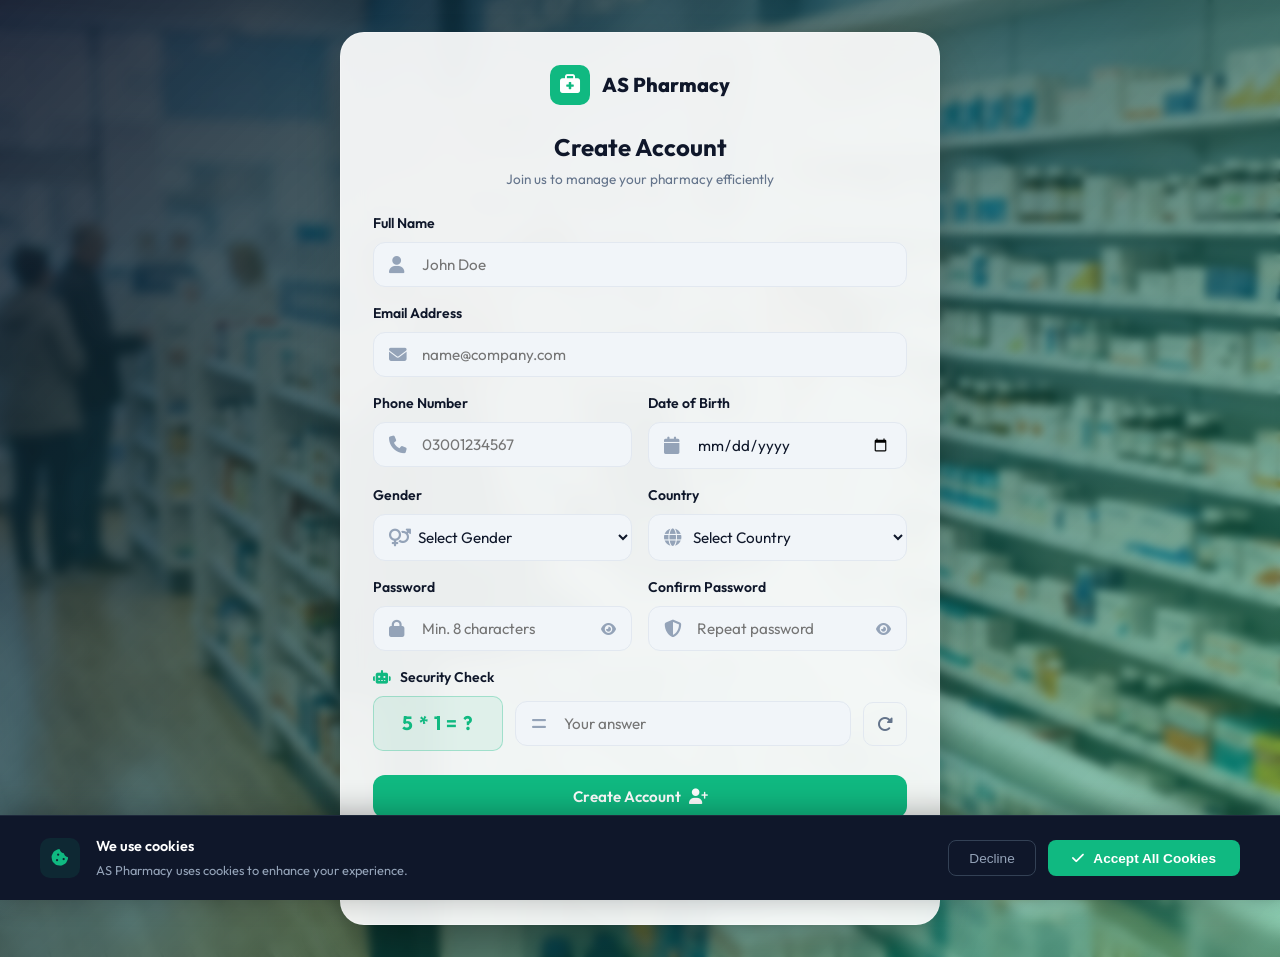
<file: signup.html>
<!DOCTYPE html>
<html lang="en">
<head>
    <meta charset="UTF-8">
    <meta name="viewport" content="width=device-width, initial-scale=1.0">
    <title>Create Account - AS Pharmacy</title>
    <link rel="stylesheet" href="https://cdnjs.cloudflare.com/ajax/libs/font-awesome/6.5.1/css/all.min.css">
    <link rel="stylesheet" href="assets/css/style.css">
    <style>
        .signup-grid {
            display: grid;
            grid-template-columns: 1fr 1fr;
            gap: 1rem;
        }
        .signup-grid .full-width {
            grid-column: 1 / -1;
        }
        .captcha-box {
            display: flex;
            align-items: center;
            gap: 0.75rem;
            margin-top: 0.25rem;
        }
        .captcha-question {
            background: rgba(16,185,129,0.08);
            border: 1px solid rgba(16,185,129,0.3);
            border-radius: 10px;
            padding: 0.75rem 1.25rem;
            font-size: 1.2rem;
            font-weight: 700;
            color: #10b981;
            min-width: 130px;
            text-align: center;
            letter-spacing: 0.05em;
            flex-shrink: 0;
        }
        .captcha-refresh {
            width: 44px;
            height: 44px;
            background: none;
            border: 1px solid var(--border);
            border-radius: 10px;
            cursor: pointer;
            color: var(--text-muted);
            display: flex;
            align-items: center;
            justify-content: center;
            font-size: 1rem;
            transition: all 0.2s;
            flex-shrink: 0;
        }
        .captcha-refresh:hover {
            border-color: #10b981;
            color: #10b981;
        }
        @media (max-width: 560px) {
            .signup-grid { grid-template-columns: 1fr; }
            .signup-grid .full-width { grid-column: 1; }
        }
    </style>
</head>
<body>
    <div class="auth-page">
        <div class="auth-card" style="max-width:600px;">
            <div class="auth-logo">
                <div class="auth-logo-icon"><i class="fa-solid fa-briefcase-medical"></i></div>
                <div class="auth-logo-text">AS Pharmacy</div>
            </div>
            <div class="auth-header">
                <h2 class="auth-title">Create Account</h2>
                <p class="auth-subtitle">Join us to manage your pharmacy efficiently</p>
            </div>

            <div id="signupError" style="color:var(--danger);font-size:0.85rem;margin-bottom:1rem;display:none;text-align:center;background:rgba(239,68,68,0.08);padding:0.75rem;border-radius:8px;">
                <i class="fa-solid fa-circle-exclamation"></i> <span></span>
            </div>
            <div id="signupSuccess" style="color:#10b981;font-size:0.85rem;margin-bottom:1rem;display:none;text-align:center;background:rgba(16,185,129,0.08);padding:0.75rem;border-radius:8px;">
                <i class="fa-solid fa-circle-check"></i> <span></span>
            </div>

            <!-- Full Name — full width -->
            <div class="form-group" style="margin-bottom:1rem;">
                <label class="form-label">Full Name</label>
                <div class="input-wrapper">
                    <i class="fa-solid fa-user input-icon"></i>
                    <input type="text" id="name" class="form-control" placeholder="John Doe" required maxlength="20">
                </div>
            </div>

            <!-- Email — full width -->
            <div class="form-group" style="margin-bottom:1rem;">
                <label class="form-label">Email Address</label>
                <div class="input-wrapper">
                    <i class="fa-solid fa-envelope input-icon"></i>
                    <input type="email" id="email" class="form-control" placeholder="name@company.com" required>
                </div>
            </div>

            <!-- Phone + DOB — 2 columns -->
            <div class="signup-grid" style="margin-bottom:1rem;">
                <div class="form-group" style="margin-bottom:0;">
                    <label class="form-label">Phone Number</label>
                    <div class="input-wrapper">
                        <i class="fa-solid fa-phone input-icon"></i>
                        <input type="tel" id="phone" class="form-control" placeholder="03001234567" required maxlength="11">
                    </div>
                </div>
                <div class="form-group" style="margin-bottom:0;">
                    <label class="form-label">Date of Birth</label>
                    <div class="input-wrapper">
                        <i class="fa-solid fa-calendar input-icon"></i>
                        <input type="date" id="dob" class="form-control" required>
                    </div>
                </div>
            </div>

            <!-- Gender + Country — 2 columns -->
            <div class="signup-grid" style="margin-bottom:1rem;">
                <div class="form-group" style="margin-bottom:0;">
                    <label class="form-label">Gender</label>
                    <div class="input-wrapper">
                        <i class="fa-solid fa-venus-mars input-icon"></i>
                        <select id="gender" class="form-control" style="padding-left:2.5rem;" required>
                            <option value="">Select Gender</option>
                            <option value="Male">Male</option>
                            <option value="Female">Female</option>
                            <option value="Other">Other</option>
                            <option value="Prefer not to say">Prefer not to say</option>
                        </select>
                    </div>
                </div>
                <div class="form-group" style="margin-bottom:0;">
                    <label class="form-label">Country</label>
                    <div class="input-wrapper">
                        <i class="fa-solid fa-globe input-icon"></i>
                        <select id="country" class="form-control" style="padding-left:2.5rem;" required>
                            <option value="">Select Country</option>
                            <option value="Pakistan">Pakistan</option>
                            <option value="Afghanistan">Afghanistan</option>
                            <option value="Bangladesh">Bangladesh</option>
                            <option value="Canada">Canada</option>
                            <option value="China">China</option>
                            <option value="Egypt">Egypt</option>
                            <option value="France">France</option>
                            <option value="Germany">Germany</option>
                            <option value="India">India</option>
                            <option value="Indonesia">Indonesia</option>
                            <option value="Iran">Iran</option>
                            <option value="Iraq">Iraq</option>
                            <option value="Italy">Italy</option>
                            <option value="Japan">Japan</option>
                            <option value="Jordan">Jordan</option>
                            <option value="Kuwait">Kuwait</option>
                            <option value="Malaysia">Malaysia</option>
                            <option value="Morocco">Morocco</option>
                            <option value="Nigeria">Nigeria</option>
                            <option value="Oman">Oman</option>
                            <option value="Qatar">Qatar</option>
                            <option value="Saudi Arabia">Saudi Arabia</option>
                            <option value="South Africa">South Africa</option>
                            <option value="Spain">Spain</option>
                            <option value="Sri Lanka">Sri Lanka</option>
                            <option value="Turkey">Turkey</option>
                            <option value="UAE">UAE</option>
                            <option value="UK">UK</option>
                            <option value="USA">USA</option>
                            <option value="Other">Other</option>
                        </select>
                    </div>
                </div>
            </div>

            <!-- Password + Confirm — 2 columns -->
            <div class="signup-grid" style="margin-bottom:1rem;">
                <div class="form-group" style="margin-bottom:0;">
                    <label class="form-label">Password</label>
                    <div class="input-wrapper">
                        <i class="fa-solid fa-lock input-icon"></i>
                        <input type="password" id="password" class="form-control" placeholder="Min. 8 characters" required minlength="8">
                        <button type="button" class="input-toggle" onclick="togglePass('password','eye1')">
                            <i class="fa-solid fa-eye" id="eye1"></i>
                        </button>
                    </div>
                </div>
                <div class="form-group" style="margin-bottom:0;">
                    <label class="form-label">Confirm Password</label>
                    <div class="input-wrapper">
                        <i class="fa-solid fa-shield-halved input-icon"></i>
                        <input type="password" id="confirmPassword" class="form-control" placeholder="Repeat password" required>
                        <button type="button" class="input-toggle" onclick="togglePass('confirmPassword','eye2')">
                            <i class="fa-solid fa-eye" id="eye2"></i>
                        </button>
                    </div>
                </div>
            </div>

            <!-- Security Check — full width -->
            <div class="form-group" style="margin-bottom:1.5rem;">
                <label class="form-label">
                    <i class="fa-solid fa-robot" style="color:#10b981;margin-right:0.4rem;"></i>
                    Security Check
                </label>
                <div class="captcha-box">
                    <div class="captcha-question" id="captchaQuestion">...</div>
                    <div class="input-wrapper" style="flex:1;margin-bottom:0;">
                        <i class="fa-solid fa-equals input-icon"></i>
                        <input type="number" id="captchaAnswer" class="form-control" placeholder="Your answer">
                    </div>
                    <button type="button" class="captcha-refresh" onclick="generateCaptcha()" title="Refresh">
                        <i class="fa-solid fa-rotate-right"></i>
                    </button>
                </div>
            </div>

            <!-- Submit Button -->
            <button class="btn btn-primary" id="signupBtn" onclick="handleSignup()" style="width:100%;">
                <span>Create Account</span>
                <i class="fa-solid fa-user-plus"></i>
            </button>

            <div class="auth-footer" style="margin-top:1rem;">
                Already have an account? <a href="login.html" class="auth-link">Sign In</a>
            </div>
            <div style="text-align:center;margin-top:0.75rem;">
                <a href="index.html" class="auth-link" style="font-size:0.85rem;color:var(--text-muted);">
                    <i class="fa-solid fa-arrow-left"></i> Back to Home
                </a>
            </div>
        </div>
    </div>

    <script src="assets/js/storage.js"></script>
    <script src="assets/js/components.js"></script>
    <script>
        const RESERVED = ['admin','administrator','root','superuser','moderator','system','support'];
        let captchaAnswer = 0;

        // ── Generate Math CAPTCHA ──
        function generateCaptcha() {
            const ops = ['+', '-', '*'];
            const op  = ops[Math.floor(Math.random() * ops.length)];
            let a, b;
            if (op === '+') { a = Math.floor(Math.random() * 20) + 1;  b = Math.floor(Math.random() * 20) + 1; captchaAnswer = a + b; }
            if (op === '-') { a = Math.floor(Math.random() * 20) + 10; b = Math.floor(Math.random() * 10) + 1; captchaAnswer = a - b; }
            if (op === '*') { a = Math.floor(Math.random() * 9)  + 1;  b = Math.floor(Math.random() * 9)  + 1; captchaAnswer = a * b; }
            document.getElementById('captchaQuestion').innerText = a + ' ' + op + ' ' + b + ' = ?';
            document.getElementById('captchaAnswer').value = '';
        }

        generateCaptcha();

        // ── Handle Signup ──
        async function handleSignup() {
            const name     = document.getElementById('name').value.trim();
            const email    = document.getElementById('email').value.trim();
            const phone    = document.getElementById('phone').value.trim();
            const dob      = document.getElementById('dob').value;
            const gender   = document.getElementById('gender').value;
            const country  = document.getElementById('country').value;
            const password = document.getElementById('password').value;
            const confirm  = document.getElementById('confirmPassword').value;
            const captcha  = parseInt(document.getElementById('captchaAnswer').value);

            // Validations
            if (!name || !email || !phone || !dob || !gender || !country || !password || !confirm) {
                showError('Please fill all fields.'); return;
            }
            if (!/^[a-zA-Z]/.test(name)) {
                showError('Name must start with a letter.'); return;
            }
            if (!/^[a-zA-Z][a-zA-Z0-9 ]*$/.test(name)) {
                showError('Name cannot contain special characters like @, #, ! etc.'); return;
            }
            if (name.length > 20) {
                showError('Name cannot be more than 20 characters.'); return;
            }
            if (RESERVED.includes(name.toLowerCase())) {
                showError('"' + name + '" is a reserved name. Please use a different name.'); return;
            }
            if (!/^[^\s@]+@[^\s@]+\.[^\s@]+$/.test(email)) {
                showError('Please enter a valid email address.'); return;
            }
            if (!/^[0-9]{11}$/.test(phone)) {
                showError('Phone number must be exactly 11 digits (e.g. 03001234567).'); return;
            }
            if (!gender) { showError('Please select your gender.'); return; }
            if (!country) { showError('Please select your country.'); return; }
            if (password.length < 8) {
                showError('Password must be at least 8 characters long.'); return;
            }
            if (password !== confirm) {
                showError('Passwords do not match. Please try again.'); return;
            }
            if (isNaN(captcha) || captcha !== captchaAnswer) {
                showError('Security check failed! Please solve the math problem correctly.');
                generateCaptcha(); return;
            }

            const btn = document.getElementById('signupBtn');
            btn.disabled = true;
            btn.innerHTML = '<i class="fa-solid fa-spinner fa-spin"></i> Creating...';

            try {
                const res = await fetch('api/auth.php?action=register', {
                    method: 'POST',
                    headers: { 'Content-Type': 'application/json' },
                    body: JSON.stringify({ name, email, phone, dob, gender, country, password })
                });
                const result = await res.json();

                if (result.success) {
                    document.getElementById('signupError').style.display   = 'none';
                    document.getElementById('signupSuccess').style.display = 'block';
                    document.getElementById('signupSuccess').querySelector('span').innerText = 'Account created! Redirecting...';
                    setTimeout(() => window.location.href = 'index.html', 2000);
                } else {
                    showError(result.message || 'Registration failed.');
                    btn.disabled = false;
                    btn.innerHTML = '<span>Create Account</span><i class="fa-solid fa-user-plus"></i>';
                }
            } catch(err) {
                showError('Connection error. Please try again.');
                btn.disabled = false;
                btn.innerHTML = '<span>Create Account</span><i class="fa-solid fa-user-plus"></i>';
            }
        }

        function showError(msg) {
            const err = document.getElementById('signupError');
            err.style.display = 'block';
            err.querySelector('span').innerText = msg;
            window.scrollTo({ top: 0, behavior: 'smooth' });
        }

        function togglePass(inputId, iconId) {
            const input = document.getElementById(inputId);
            const icon  = document.getElementById(iconId);
            input.type  = input.type === 'password' ? 'text' : 'password';
            icon.className = input.type === 'password' ? 'fa-solid fa-eye' : 'fa-solid fa-eye-slash';
        }
    </script>

    <!-- Cookie Banner -->
    <div id="cookieBanner" style="display:none;position:fixed;bottom:0;left:0;right:0;z-index:9999;background:#0f172a;border-top:1px solid #1e293b;padding:1.25rem 2rem;box-shadow:0 -4px 30px rgba(0,0,0,0.3);">
        <div style="max-width:1200px;margin:0 auto;display:flex;align-items:center;justify-content:space-between;gap:2rem;flex-wrap:wrap;">
            <div style="display:flex;align-items:center;gap:1rem;flex:1;min-width:250px;">
                <div style="width:40px;height:40px;background:rgba(16,185,129,0.1);border-radius:10px;display:flex;align-items:center;justify-content:center;flex-shrink:0;">
                    <i class="fa-solid fa-cookie-bite" style="color:#10b981;font-size:1.1rem;"></i>
                </div>
                <div>
                    <p style="color:white;font-size:0.9rem;font-weight:600;margin:0 0 0.2rem;">We use cookies</p>
                    <p style="color:#94a3b8;font-size:0.8rem;margin:0;">AS Pharmacy uses cookies to enhance your experience.</p>
                </div>
            </div>
            <div style="display:flex;gap:0.75rem;flex-shrink:0;">
                <button onclick="declineCookies()" style="padding:0.6rem 1.25rem;border:1px solid #334155;background:transparent;color:#94a3b8;border-radius:8px;cursor:pointer;font-size:0.85rem;">Decline</button>
                <button onclick="acceptCookies()" style="padding:0.6rem 1.5rem;border:none;background:#10b981;color:white;border-radius:8px;cursor:pointer;font-size:0.85rem;font-weight:600;">
                    <i class="fa-solid fa-check" style="margin-right:0.4rem;"></i> Accept All Cookies
                </button>
            </div>
        </div>
    </div>
    <script>
        (function() {
            if (!localStorage.getItem('cookieConsent')) {
                setTimeout(() => { document.getElementById('cookieBanner').style.display = 'block'; }, 1000);
            }
        })();
        function acceptCookies()  { localStorage.setItem('cookieConsent','accepted'); hideBanner(); }
        function declineCookies() { localStorage.setItem('cookieConsent','declined'); hideBanner(); }
        function hideBanner() {
            const b = document.getElementById('cookieBanner');
            b.style.transition = 'transform 0.3s ease, opacity 0.3s ease';
            b.style.transform  = 'translateY(100%)';
            b.style.opacity    = '0';
            setTimeout(() => b.style.display = 'none', 300);
        }
    </script>
</body>
</html>
</file>
<file: assets/css/style.css>
@import url('https://fonts.googleapis.com/css2?family=Outfit:wght@300;400;500;600;700;800&display=swap');

:root {
    /* Colors */
    --primary: #0f172a;       /* Deep Navy */
    --primary-light: #1e293b;
    --accent: #10b981;        /* Emerald Green */
    --accent-dark: #059669;
    --accent-glow: rgba(16, 185, 129, 0.15);
    
    --success: #10b981;
    --warning: #f59e0b;
    --danger: #ef4444;
    --info: #3b82f6;

    /* Neutrals */
    --bg: #f8fafc;
    --surface: #ffffff;
    --surface-alt: #f1f5f9;
    --border: #e2e8f0;
    --border-hover: #cbd5e1;
    
    --text: #0f172a;
    --text-muted: #64748b;
    --text-light: #94a3b8;
    
    /* Layout */
    --sidebar-width: 260px;
    --topbar-height: 70px;
    --radius-sm: 8px;
    --radius-md: 12px;
    --radius-lg: 16px;
    --radius-xl: 24px;
    
    /* Shadows */
    --shadow-sm: 0 1px 2px 0 rgb(0 0 0 / 0.05);
    --shadow: 0 4px 6px -1px rgb(0 0 0 / 0.1), 0 2px 4px -2px rgb(0 0 0 / 0.1);
    --shadow-md: 0 10px 15px -3px rgb(0 0 0 / 0.1), 0 4px 6px -4px rgb(0 0 0 / 0.1);
    --shadow-lg: 0 20px 25px -5px rgb(0 0 0 / 0.1), 0 8px 10px -6px rgb(0 0 0 / 0.1);
    
    --transition: all 0.3s cubic-bezier(0.4, 0, 0.2, 1);
}

[data-theme="dark"] {
    --bg: #020617;
    --surface: #0f172a;
    --surface-alt: #1e293b;
    --border: #1e293b;
    --border-hover: #334155;
    
    --text: #f8fafc;
    --text-muted: #94a3b8;
    --text-light: #64748b;
    
    --shadow: 0 4px 6px -1px rgb(0 0 0 / 0.3), 0 2px 4px -2px rgb(0 0 0 / 0.3);
}

* {
    margin: 0;
    padding: 0;
    box-sizing: border-box;
}

body {
    font-family: 'Outfit', sans-serif;
    background-color: var(--bg);
    color: var(--text);
    line-height: 1.5;
    overflow-x: hidden;
    transition: background-color 0.3s ease;
}

/* Typography */
h1, h2, h3, h4, h5, h6 {
    font-weight: 700;
    color: var(--text);
}

a {
    text-decoration: none;
    color: inherit;
    transition: var(--transition);
}

/* Scrollbar */
::-webkit-scrollbar {
    width: 6px;
    height: 6px;
}
::-webkit-scrollbar-track {
    background: transparent;
}
::-webkit-scrollbar-thumb {
    background: var(--border);
    border-radius: 10px;
}
::-webkit-scrollbar-thumb:hover {
    background: var(--text-light);
}

/* --- AUTH SCREENS */
.auth-page {
    min-height: 100vh;
    display: flex;
    align-items: center;
    justify-content: center;
    background: url('../img/bg.png') no-repeat center center fixed;
    background-size: cover;
    padding: 2rem;
    position: relative;
}

.auth-page::before {
    content: '';
    position: absolute;
    inset: 0;
    background: linear-gradient(135deg, rgba(15, 23, 42, 0.9) 0%, rgba(16, 185, 129, 0.4) 100%);
    backdrop-filter: blur(4px);
}

@keyframes authFadeIn {
    0% {
        opacity: 0;
        transform: translateY(-30px);
    }
    100% {
        opacity: 1;
        transform: translateY(0);
    }
}

.auth-card {
    background: rgba(255, 255, 255, 0.92);
    backdrop-filter: blur(12px);
    border-radius: var(--radius-xl);
    padding: 2rem;
    width: 100%;
    max-width: 440px;
    box-shadow: 0 25px 50px -12px rgba(0, 0, 0, 0.4);
    position: relative;
    z-index: 1;
    border: 1px solid rgba(255, 255, 255, 0.3);
    
    /* Animation */
    opacity: 0;
    animation: authFadeIn 0.8s cubic-bezier(0.16, 1, 0.3, 1) forwards;
    animation-delay: 1.2s;
}

[data-theme="dark"] .auth-card {
    background: rgba(15, 23, 42, 0.95);
    border: 1px solid rgba(255, 255, 255, 0.1);
}

.auth-logo {
    display: flex;
    align-items: center;
    justify-content: center;
    gap: 0.75rem;
    margin-bottom: 1.5rem;
}

.auth-logo-icon {
    width: 40px;
    height: 40px;
    background: var(--accent);
    color: white;
    display: flex;
    align-items: center;
    justify-content: center;
    border-radius: 10px;
    font-size: 1.25rem;
}

.auth-logo-text {
    font-size: 1.25rem;
    font-weight: 800;
    color: var(--text);
}

.auth-header {
    text-align: center;
    margin-bottom: 1.5rem;
}

.auth-title {
    font-size: 1.5rem;
    font-weight: 700;
    margin-bottom: 0.25rem;
    color: var(--text);
}

.auth-subtitle {
    font-size: 0.85rem;
    color: var(--text-muted);
}

.form-grid {
    display: grid;
    grid-template-columns: 1fr 1fr;
    gap: 1rem;
}

.form-group {
    margin-bottom: 1.25rem;
}

.form-label {
    display: block;
    font-size: 0.875rem;
    font-weight: 600;
    margin-bottom: 0.5rem;
    color: var(--text);
}

.input-wrapper {
    position: relative;
}

.input-icon {
    position: absolute;
    left: 1rem;
    top: 50%;
    transform: translateY(-50%);
    color: var(--text-light);
    font-size: 1.1rem;
}

.form-control {
    width: 100%;
    padding: 0.75rem 1rem;
    padding-left: 3rem;
    background: var(--surface-alt);
    border: 1px solid var(--border);
    border-radius: var(--radius-md);
    font-family: inherit;
    font-size: 0.95rem;
    color: var(--text);
    transition: var(--transition);
    outline: none;
}

.form-control:focus {
    border-color: var(--accent);
    background: var(--surface);
    box-shadow: 0 0 0 4px var(--accent-glow);
}

.input-toggle {
    position: absolute;
    right: 1rem;
    top: 50%;
    transform: translateY(-50%);
    cursor: pointer;
    color: var(--text-light);
    background: none;
    border: none;
}

.btn {
    display: inline-flex;
    align-items: center;
    justify-content: center;
    gap: 0.5rem;
    padding: 0.75rem 1.5rem;
    border-radius: var(--radius-md);
    font-weight: 600;
    font-size: 0.95rem;
    cursor: pointer;
    transition: var(--transition);
    border: none;
    font-family: inherit;
}

.btn-primary {
    background: var(--accent);
    color: white;
    width: 100%;
}

.btn-primary:hover {
    background: var(--accent-dark);
    transform: translateY(-1px);
    box-shadow: 0 4px 12px var(--accent-glow);
}

.btn-outline {
    background: transparent;
    border: 1px solid var(--border);
    color: var(--text);
}

.btn-outline:hover {
    background: var(--surface-alt);
    border-color: var(--border-hover);
}

.auth-footer {
    margin-top: 2rem;
    text-align: center;
    font-size: 0.9rem;
    color: var(--text-muted);
}

.auth-link {
    color: var(--accent);
    font-weight: 600;
}

.auth-link:hover {
    text-decoration: underline;
}

/* --- APP LAYOUT --- */
.app-container {
    display: flex;
    min-height: 100vh;
}

/* Sidebar */
.sidebar {
    width: var(--sidebar-width);
    background: var(--primary);
    color: white;
    height: 100vh;
    position: fixed;
    left: 0;
    top: 0;
    display: flex;
    flex-direction: column;
    z-index: 100;
    transition: var(--transition);
}

.sidebar-header {
    padding: 1.5rem;
    display: flex;
    align-items: center;
    gap: 0.75rem;
    border-bottom: 1px solid rgba(255,255,255,0.05);
}

.sidebar-logo-icon {
    width: 36px;
    height: 36px;
    background: var(--accent);
    border-radius: var(--radius-sm);
    display: flex;
    align-items: center;
    justify-content: center;
    font-size: 1rem;
}

.sidebar-logo-text {
    font-weight: 800;
    font-size: 1.15rem;
    letter-spacing: -0.025em;
}

.sidebar-nav {
    flex: 1;
    padding: 1.5rem 1rem;
    overflow-y: auto;
}

.nav-label {
    font-size: 0.7rem;
    font-weight: 700;
    text-transform: uppercase;
    letter-spacing: 0.05em;
    color: var(--text-light);
    margin-bottom: 0.75rem;
    margin-left: 0.75rem;
    opacity: 0.6;
}

/* Pagination */
.pagination {
    display: flex;
    align-items: center;
    justify-content: space-between;
    padding: 1.5rem;
    border-top: 1px solid var(--border);
    background: var(--surface);
}

.pagination-info {
    font-size: 0.9rem;
    color: var(--text-muted);
}

.pagination-btns {
    display: flex;
    gap: 0.5rem;
}

.page-btn {
    padding: 0.5rem 1rem;
    border: 1px solid var(--border);
    background: var(--surface);
    color: var(--text);
    border-radius: var(--radius-md);
    cursor: pointer;
    font-size: 0.85rem;
    font-weight: 500;
    transition: all 0.2s;
}

.page-btn:hover:not(:disabled) {
    border-color: var(--accent);
    color: var(--accent);
    background: var(--surface-alt);
}

.page-btn:disabled {
    opacity: 0.5;
    cursor: not-allowed;
}

.page-btn.active {
    background: var(--accent);
    color: white;
    border-color: var(--accent);
}

.nav-link {
    display: flex;
    align-items: center;
    gap: 0.75rem;
    padding: 0.75rem 1rem;
    border-radius: var(--radius-md);
    color: var(--text-light);
    font-weight: 500;
    margin-bottom: 0.25rem;
}

.nav-link:hover {
    background: rgba(255,255,255,0.05);
    color: white;
}

.nav-link.active {
    background: var(--accent);
    color: white;
}

.nav-link i {
    font-size: 1.1rem;
    width: 20px;
    text-align: center;
}

.sidebar-footer {
    padding: 1rem;
    border-top: 1px solid rgba(255,255,255,0.05);
}

.user-profile {
    display: flex;
    align-items: center;
    gap: 0.75rem;
    padding: 0.75rem;
    border-radius: var(--radius-md);
    cursor: pointer;
}

.user-profile:hover {
    background: rgba(255,255,255,0.05);
}

.user-avatar {
    width: 40px;
    height: 40px;
    background: var(--surface-alt);
    border-radius: 50%;
    display: flex;
    align-items: center;
    justify-content: center;
    color: var(--primary);
    font-weight: 700;
    font-size: 0.9rem;
}

.user-info {
    flex: 1;
    overflow: hidden;
}

.user-name {
    display: block;
    font-size: 0.9rem;
    font-weight: 600;
    white-space: nowrap;
    overflow: hidden;
    text-overflow: ellipsis;
}

.user-role {
    display: block;
    font-size: 0.75rem;
    color: var(--text-light);
    opacity: 0.7;
}

/* Main Content */
.main-wrapper {
    margin-left: var(--sidebar-width);
    flex: 1;
    display: flex;
    flex-direction: column;
    min-width: 0;
}

.topbar {
    height: var(--topbar-height);
    background: var(--surface);
    border-bottom: 1px solid var(--border);
    padding: 0 2rem;
    display: flex;
    align-items: center;
    justify-content: space-between;
    position: sticky;
    top: 0;
    z-index: 50;
}

.page-info h1 {
    font-size: 1.25rem;
    letter-spacing: -0.01em;
}

.topbar-actions {
    display: flex;
    align-items: center;
    gap: 1rem;
}

.action-btn {
    width: 40px;
    height: 40px;
    display: flex;
    align-items: center;
    justify-content: center;
    border-radius: var(--radius-md);
    color: var(--text-muted);
    cursor: pointer;
    transition: var(--transition);
    position: relative;
}

.action-btn:hover {
    background: var(--surface-alt);
    color: var(--text);
}

.notification-badge {
    position: absolute;
    top: 6px;
    right: 6px;
    width: 8px;
    height: 8px;
    background: var(--danger);
    border-radius: 50%;
    border: 2px solid var(--surface);
    display: none;
}

.notification-badge.active {
    display: block;
}

.notification-dropdown {
    position: absolute;
    top: calc(var(--topbar-height) - 10px);
    right: 2rem;
    width: 320px;
    background: var(--surface);
    border: 1px solid var(--border);
    border-radius: var(--radius-lg);
    box-shadow: var(--shadow-lg);
    z-index: 1000;
    display: none;
    overflow: hidden;
    animation: slideDown 0.3s ease;
}

@keyframes slideDown {
    from { opacity: 0; transform: translateY(-10px); }
    to { opacity: 1; transform: translateY(0); }
}

.notification-dropdown.open {
    display: block;
}

.notif-header {
    padding: 1rem 1.5rem;
    border-bottom: 1px solid var(--border);
    display: flex;
    justify-content: space-between;
    align-items: center;
}

.notif-list {
    max-height: 360px;
    overflow-y: auto;
}

.notif-item {
    padding: 1rem 1.5rem;
    border-bottom: 1px solid var(--border);
    display: flex;
    gap: 1rem;
    transition: var(--transition);
    cursor: pointer;
}

.notif-item:hover {
    background: var(--surface-alt);
}

.notif-item:last-child {
    border-bottom: none;
}

.notif-icon {
    width: 36px;
    height: 36px;
    border-radius: 50%;
    display: flex;
    align-items: center;
    justify-content: center;
    font-size: 0.9rem;
    flex-shrink: 0;
}

.content-area {
    padding: 2rem;
    flex: 1;
}

/* Cards */
.card {
    background: var(--surface);
    border-radius: var(--radius-lg);
    border: 1px solid var(--border);
    padding: 1.5rem;
    box-shadow: var(--shadow);
}

.stat-grid {
    display: grid;
    grid-template-columns: repeat(4, 1fr);
    gap: 1.5rem;
    margin-bottom: 2rem;
}

@media (max-width: 1400px) {
    .stat-grid {
        grid-template-columns: repeat(2, 1fr);
    }
}

@media (max-width: 768px) {
    .stat-grid {
        grid-template-columns: 1fr;
    }
}

.stat-card {
    background: var(--surface);
    padding: 1.5rem;
    border-radius: var(--radius-xl);
    border: 1px solid var(--border);
    display: flex;
    align-items: center;
    gap: 1.25rem;
    box-shadow: var(--shadow-sm);
    transition: var(--transition);
    height: 100%;
    position: relative;
    overflow: hidden;
}

.stat-card::after {
    content: '';
    position: absolute;
    bottom: -20px;
    right: -20px;
    width: 80px;
    height: 80px;
    background: currentColor;
    opacity: 0.03;
    border-radius: 50%;
}

.stat-card:hover {
    transform: translateY(-5px);
    box-shadow: var(--shadow-lg);
    border-color: var(--accent);
}

.stat-icon {
    width: 56px;
    height: 56px;
    border-radius: 16px;
    display: flex;
    align-items: center;
    justify-content: center;
    font-size: 1.5rem;
    flex-shrink: 0;
}

.stat-icon.emerald { background: rgba(16, 185, 129, 0.1); color: #10b981; }
.stat-icon.blue { background: rgba(59, 130, 246, 0.1); color: #3b82f6; }
.stat-icon.amber { background: rgba(245, 158, 11, 0.1); color: #f59e0b; }
.stat-icon.rose { background: rgba(244, 63, 94, 0.1); color: #f43f5e; }

.stat-value {
    display: block;
    font-size: 2rem;
    font-weight: 800;
    line-height: 1.1;
    color: var(--text);
}

.stat-label {
    display: block;
    font-size: 0.85rem;
    color: var(--text-muted);
    font-weight: 600;
    text-transform: uppercase;
    letter-spacing: 0.025em;
    margin-top: 0.25rem;
}

/* Dashboard Grid - Modern Bento Style */
.dashboard-grid {
    display: grid;
    grid-template-columns: repeat(12, 1fr);
    grid-template-rows: auto auto;
    gap: 1.5rem;
}

.grid-main { grid-column: span 8; }
.grid-side { grid-column: span 4; }
.grid-full { grid-column: span 12; }

.grid-chart { grid-column: span 8; grid-row: span 1; }
.grid-recent { grid-column: span 8; grid-row: span 1; }
.grid-alerts { grid-column: span 4; grid-row: span 2; }

@media (max-width: 1400px) {
    .grid-main, .grid-side, .grid-chart, .grid-recent, .grid-alerts {
        grid-column: span 12;
    }
}

/* Tables */
.table-container {
    overflow-x: auto;
}

table {
    width: 100%;
    border-collapse: collapse;
}

th {
    text-align: left;
    padding: 1rem;
    font-size: 0.75rem;
    font-weight: 700;
    text-transform: uppercase;
    letter-spacing: 0.05em;
    color: var(--text-muted);
    border-bottom: 1px solid var(--border);
}

td {
    padding: 1rem;
    font-size: 0.95rem;
    border-bottom: 1px solid var(--border);
}

tr:last-child td {
    border-bottom: none;
}

/* Badges */
.badge {
    display: inline-flex;
    padding: 0.25rem 0.75rem;
    border-radius: 9999px;
    font-size: 0.75rem;
    font-weight: 600;
}

.badge-success { background: #ecfdf5; color: #065f46; }
.badge-warning { background: #fffbeb; color: #92400e; }
.badge-danger { background: #fef2f2; color: #991b1b; }

/* Floating Navigation */
.scroll-nav {
    position: fixed;
    bottom: 2rem;
    right: 2rem;
    display: flex;
    flex-direction: column;
    gap: 0.75rem;
    z-index: 1000;
}

.scroll-btn {
    width: 48px;
    height: 48px;
    background: rgba(15, 23, 42, 0.8);
    backdrop-filter: blur(8px);
    color: white;
    border: 1px solid rgba(255, 255, 255, 0.1);
    border-radius: 50%;
    display: flex;
    align-items: center;
    justify-content: center;
    cursor: pointer;
    transition: var(--transition);
    box-shadow: var(--shadow-lg);
    font-size: 1.1rem;
}

.scroll-btn:hover {
    background: var(--accent);
    transform: translateY(-3px);
    box-shadow: 0 8px 20px var(--accent-glow);
}

.scroll-btn:active {
    transform: translateY(-1px);
}

/* --- MODALS --- */
.modal-overlay {
    position: fixed;
    inset: 0;
    background: rgba(15, 23, 42, 0.7);
    backdrop-filter: blur(8px);
    display: flex;
    align-items: center;
    justify-content: center;
    z-index: 2000;
    opacity: 0;
    visibility: hidden;
    transition: all 0.3s cubic-bezier(0.4, 0, 0.2, 1);
}

.modal-overlay.active {
    opacity: 1;
    visibility: visible;
}

.modal-content {
    background: var(--surface);
    width: 100%;
    max-width: 450px;
    border-radius: var(--radius-xl);
    box-shadow: var(--shadow-lg);
    border: 1px solid var(--border);
    transform: scale(0.95) translateY(20px);
    transition: all 0.4s cubic-bezier(0.16, 1, 0.3, 1);
    overflow: hidden;
}

.modal-overlay.active .modal-content {
    transform: scale(1) translateY(0);
}

.modal-header {
    padding: 1.5rem;
    border-bottom: 1px solid var(--border);
    display: flex;
    justify-content: space-between;
    align-items: center;
    background: var(--surface-alt);
}

.modal-title {
    font-size: 1.25rem;
    font-weight: 700;
}

.modal-close {
    width: 32px;
    height: 32px;
    border-radius: 50%;
    display: flex;
    align-items: center;
    justify-content: center;
    cursor: pointer;
    color: var(--text-muted);
    transition: var(--transition);
}

.modal-close:hover {
    background: var(--border);
    color: var(--danger);
}

.modal-body {
    padding: 2rem;
}

/* Step Progress */
.step-progress {
    display: flex;
    justify-content: space-between;
    margin-bottom: 2rem;
    position: relative;
    padding: 0 1rem;
}

.step-progress::before {
    content: '';
    position: absolute;
    top: 50%;
    left: 2rem;
    right: 2rem;
    height: 2px;
    background: var(--border);
    transform: translateY(-50%);
    z-index: 1;
}

.step {
    width: 32px;
    height: 32px;
    background: var(--surface);
    border: 2px solid var(--border);
    border-radius: 50%;
    display: flex;
    align-items: center;
    justify-content: center;
    font-weight: 700;
    font-size: 0.85rem;
    color: var(--text-muted);
    position: relative;
    z-index: 2;
    transition: var(--transition);
}

.step.active {
    border-color: var(--accent);
    color: var(--accent);
    background: var(--accent-glow);
    box-shadow: 0 0 0 4px var(--accent-glow);
}

.step.completed {
    background: var(--accent);
    border-color: var(--accent);
    color: white;
}

/* Reset Flow */
.reset-step {
    display: none;
    animation: fadeIn 0.4s ease;
}

.reset-step.active {
    display: block;
}

@keyframes fadeIn {
    from { opacity: 0; transform: translateY(10px); }
    to { opacity: 1; transform: translateY(0); }
}

/* Highlight Effect for Redirection */
.highlight-row {
    animation: rowPulse 2s ease-in-out infinite;
    background: var(--accent-glow) !important;
}

@keyframes rowPulse {
    0% { background-color: var(--surface); }
    50% { background-color: var(--accent-glow); }
    100% { background-color: var(--surface); }
}
</file>
